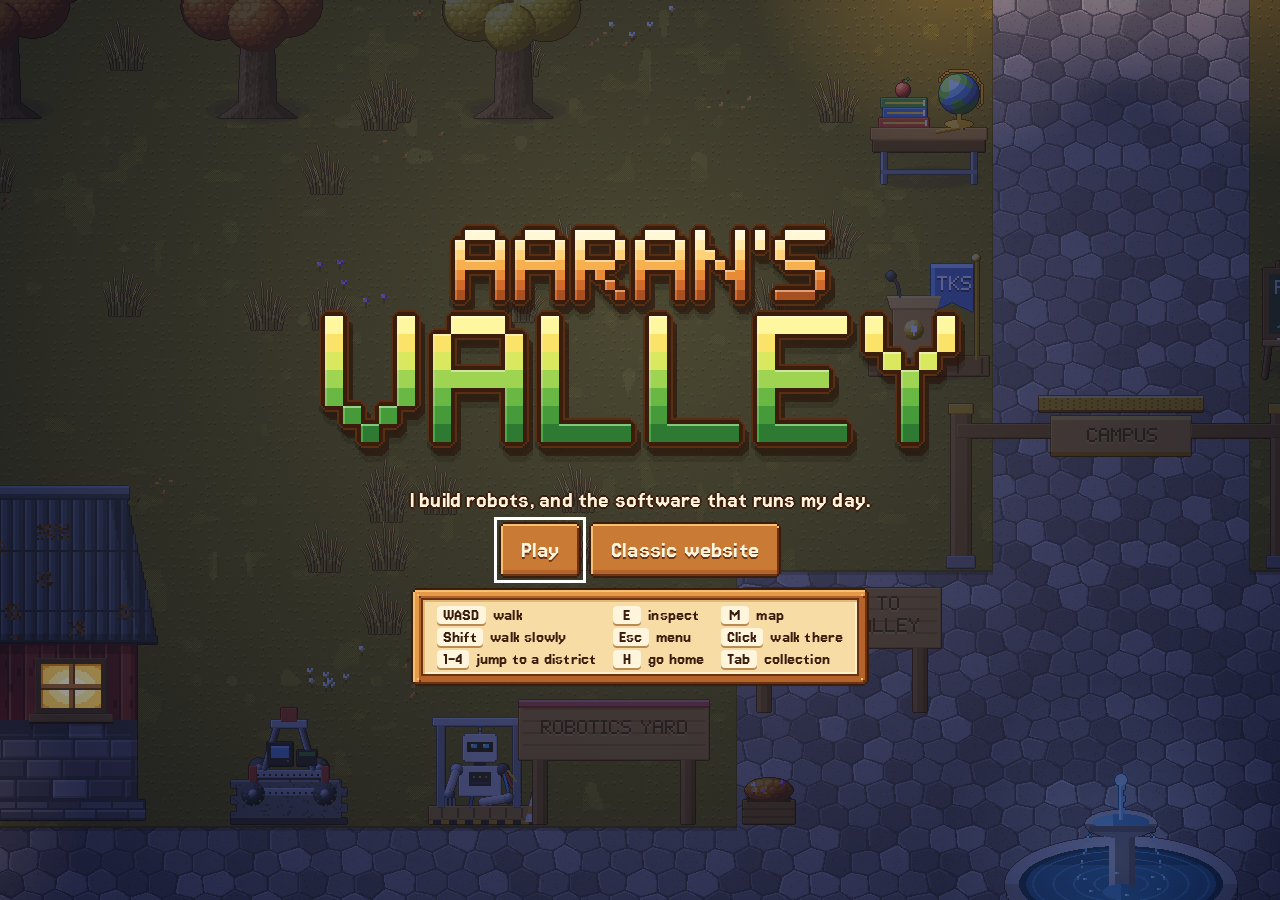
<file: index.html>
<!doctype html>
<html lang="en">
<head>
<meta charset="utf-8">
<meta name="viewport" content="width=device-width, initial-scale=1, viewport-fit=cover">
<title>Aaran's Valley</title>
<meta name="description" content="A small pixel-art valley you can walk around. Every display in it is one of Aaran's projects. Prefer to read? There's a classic site too.">
<link rel="preconnect" href="https://fonts.googleapis.com">
<link rel="preconnect" href="https://fonts.gstatic.com" crossorigin>
<link href="https://fonts.googleapis.com/css2?family=Jersey+15&display=swap" rel="stylesheet">
<link rel="stylesheet" href="style.css">
</head>
<body>
<a class="sr-only" href="classic.html">Skip the game and read the classic website</a>
<canvas id="game" tabindex="0" aria-label="Aaran's Valley: a pixel-art world. Use the arrow keys or click to walk; press E to inspect things."></canvas>

<div id="hud" hidden>
  <nav class="hud-left" aria-label="Game menu">
    <button class="wbtn" id="bMenu" title="Menu (Esc)"><i class="ico" data-i="bag"></i><span>Menu</span></button>
    <button class="wbtn" id="bMap" title="Map (M)"><i class="ico" data-i="map"></i><span>Map</span></button>
    <a class="wbtn" id="bClassic" href="classic.html" title="The same content as a normal web page"><i class="ico" data-i="classic"></i><span>Classic site</span></a>
    <button class="wbtn" id="bSound" title="Sound on/off"><i class="ico" data-i="soundOn"></i></button>
  </nav>
  <div id="clockBox">
    <div id="clock" class="frame" aria-live="off">
      <div class="date"></div>
      <div class="row"><i class="sun"></i><span class="time"></span></div>
      <div class="season"></div>
    </div>
    <div id="found" class="frame" title="Projects found"><i class="ico" data-i="star"></i><span></span></div>
    <div id="minimap" class="frame"><canvas aria-label="Minimap. Click a spot to walk there."></canvas></div>
  </div>
  <div id="banner" class="frame" aria-live="polite"><h2></h2><p></p></div>
  <div id="hint" aria-live="polite"></div>
  <div id="toolbar" class="frame" aria-label="Collected projects"></div>
  <div id="toasts" aria-live="polite"></div>
  <div id="touch"><button id="tAct" aria-label="Inspect">A</button></div>
</div>
<div id="tooltip" class="panel"></div>

<section id="dialogue" hidden role="dialog" aria-live="polite">
  <div class="dbox frame"><div class="dspeaker"></div><div class="dhead"></div><div class="dtext"></div><div class="dchoices"></div><div class="dnext" aria-hidden="true">&#9660;</div></div>
  <div class="dport frame"><canvas class="pix" width="64" height="64"></canvas><div class="dname"></div></div>
</section>

<div id="menu" hidden role="dialog" aria-modal="true" aria-label="Menu">
  <div class="mwrap">
    <div class="tabs" role="tablist"></div>
    <div class="mbody frame">
      <button class="mclose wbtn" id="mClose" aria-label="Close menu"><i class="ico" data-i="close"></i></button>
      <div class="mcontent"></div>
    </div>
  </div>
</div>

<div id="title" hidden>
  <div class="tbox">
    <canvas class="logo" aria-label="Aaran's Valley"></canvas>
    <p class="tag" id="tTag"></p>
    <div class="tbtns">
      <button class="wbtn" id="tPlay">Play</button>
      <button class="wbtn" id="tNew" hidden>New game</button>
      <a class="wbtn" href="classic.html">Classic website</a>
    </div>
    <div class="keys frame">
      <span class="kb"><b class="key">WASD</b>walk</span><span class="kb"><b class="key">E</b>inspect</span><span class="kb"><b class="key">M</b>map</span>
      <span class="kb"><b class="key">Shift</b>walk slowly</span><span class="kb"><b class="key">Esc</b>menu</span><span class="kb"><b class="key">Click</b>walk there</span><span class="kb"><b class="key">1-4</b>jump to a district</span><span class="kb"><b class="key">H</b>go home</span><span class="kb"><b class="key">Tab</b>collection</span>
      <span class="tp">Tap to walk</span><span class="tp">Tap things to inspect</span>
    </div>
  </div>
</div>

<div id="loading"><div>Growing the valley&hellip;<div class="bar"><i></i></div></div></div>

<script type="module" src="js/main.js"></script>
</body>
</html>
</file>
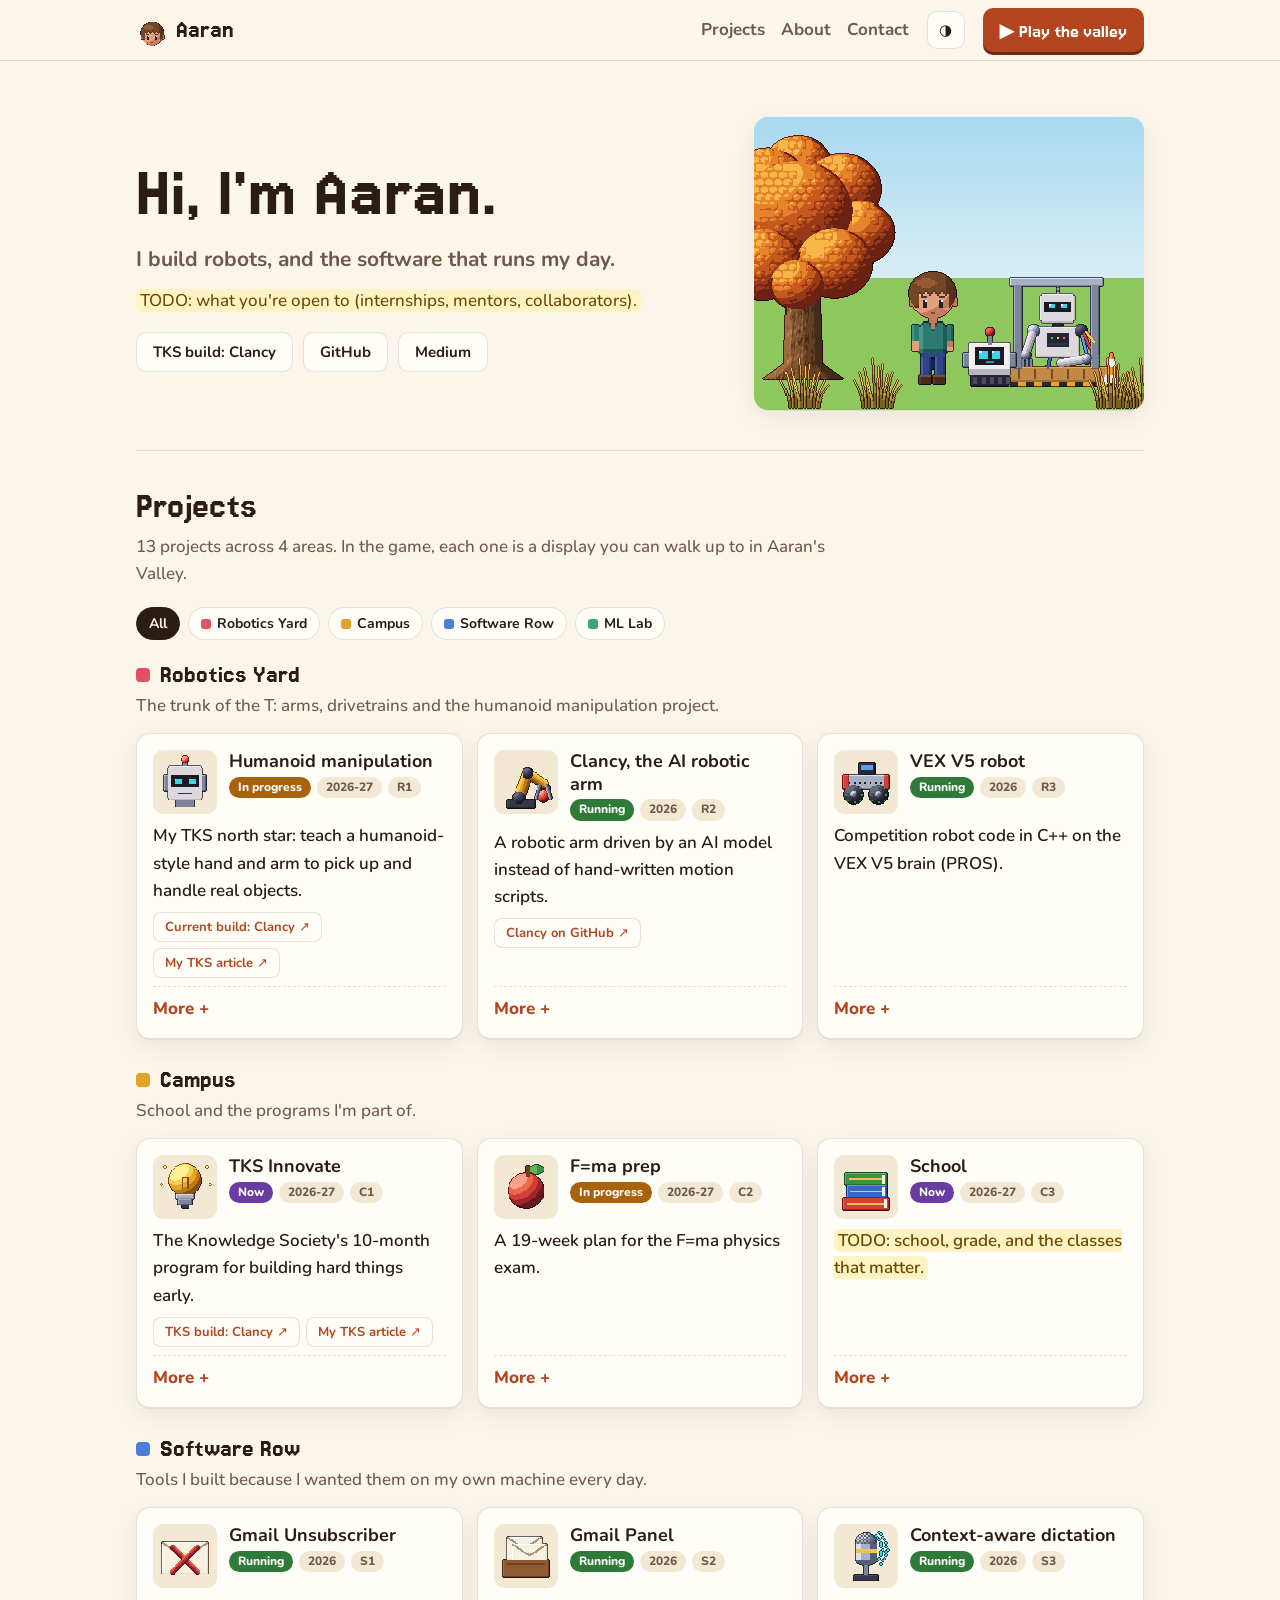
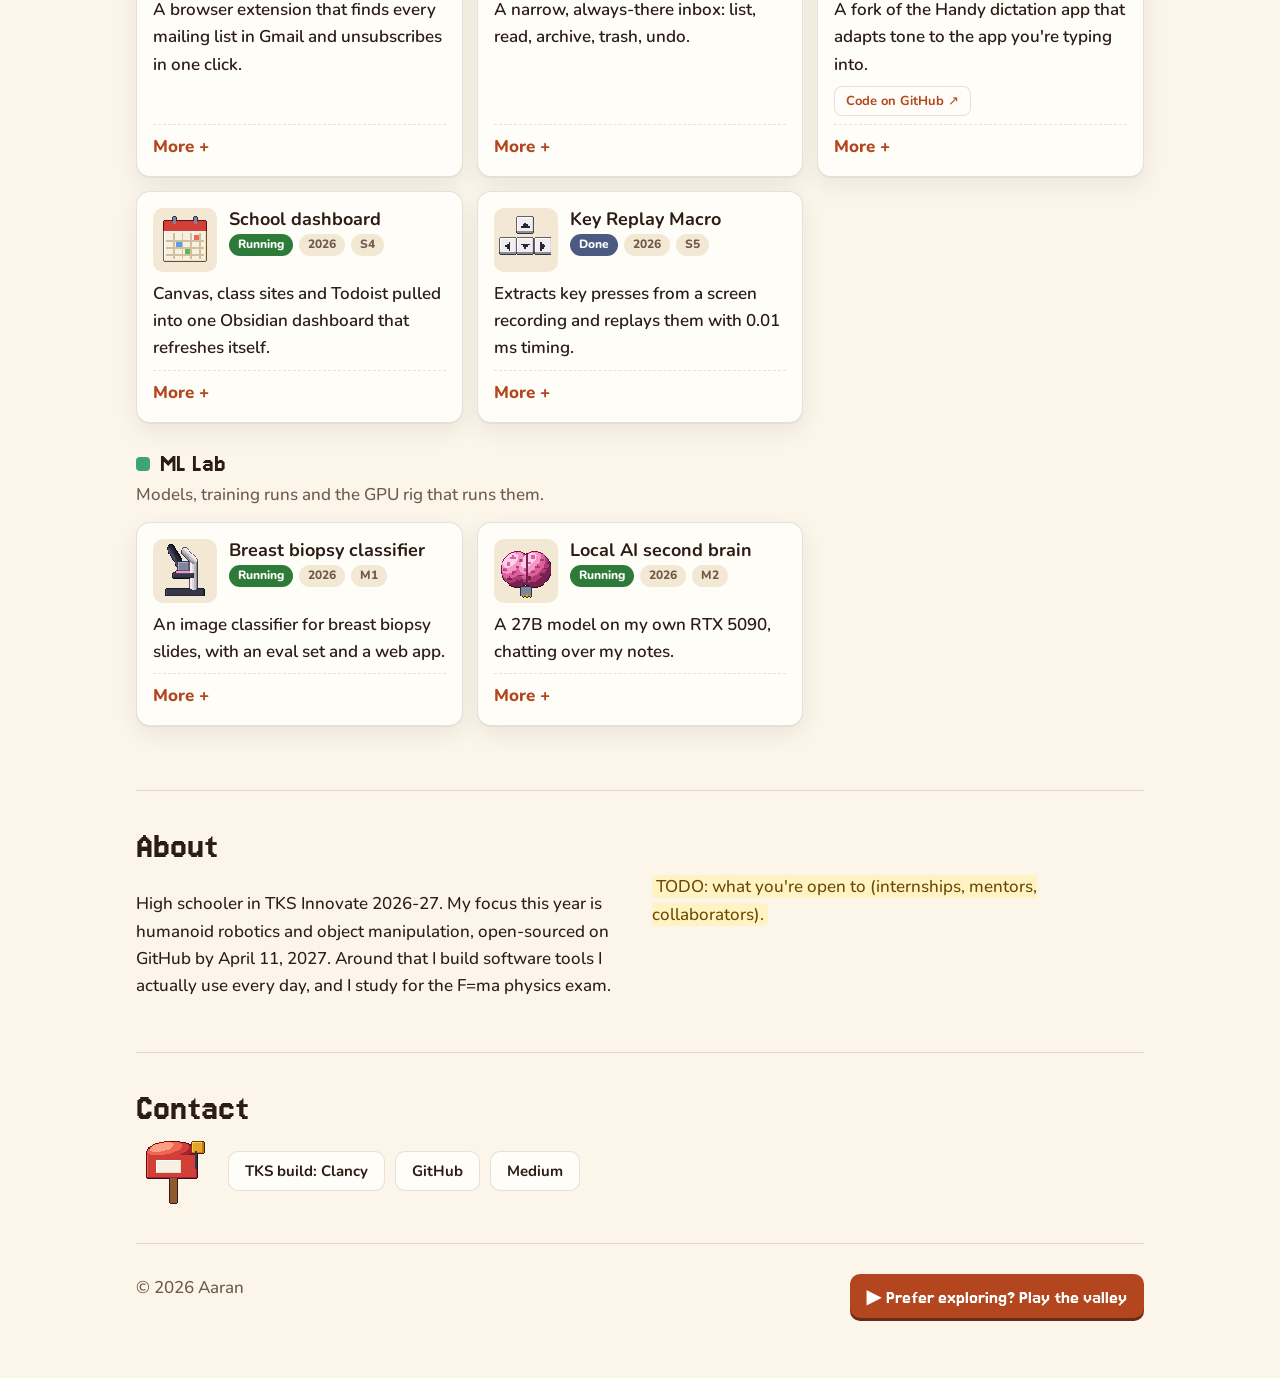
<file: classic.html>
<!doctype html>
<html lang="en">
<head>
<meta charset="utf-8">
<meta name="viewport" content="width=device-width, initial-scale=1">
<title>Aaran</title>
<meta name="description" content="Aaran's projects: robotics, software tools and machine learning.">
<link rel="preconnect" href="https://fonts.googleapis.com">
<link rel="preconnect" href="https://fonts.gstatic.com" crossorigin>
<link href="https://fonts.googleapis.com/css2?family=Nunito:wght@500;600;700;800&family=Jersey+15&display=swap" rel="stylesheet">
<style>
  :root {
    --bg: #fbf5ea; --bg-2: #f3e8d4; --card: #fffdf8; --ink: #2b1d14; --soft: #6e5a4a; --line: rgba(43, 29, 20, .12);
    --accent: #b3461f; --accent-ink: #fff; --shadow: 0 1px 0 rgba(43,29,20,.06), 0 8px 24px rgba(43,29,20,.07);
    --radius: 14px; --pixel: 'Jersey 15', ui-rounded, system-ui, sans-serif;
  }
  @media (prefers-color-scheme: dark) { :root:not([data-theme="light"]) { --bg: #16131c; --bg-2: #1f1a28; --card: #231d2e; --ink: #f3ece2; --soft: #b7aabd; --line: rgba(243,236,226,.12); --accent: #f08a5a; --accent-ink: #1a1016; --shadow: 0 1px 0 rgba(0,0,0,.3), 0 8px 24px rgba(0,0,0,.25); } }
  :root[data-theme="dark"] { --bg: #16131c; --bg-2: #1f1a28; --card: #231d2e; --ink: #f3ece2; --soft: #b7aabd; --line: rgba(243,236,226,.12); --accent: #f08a5a; --accent-ink: #1a1016; --shadow: 0 1px 0 rgba(0,0,0,.3), 0 8px 24px rgba(0,0,0,.25); }
  * { box-sizing: border-box; }
  @media (prefers-reduced-motion: no-preference) { html { scroll-behavior: smooth; } }
  body { margin: 0; background: var(--bg); color: var(--ink); font: 500 17px/1.6 Nunito, system-ui, sans-serif; font-synthesis: none; }
  a { color: inherit; }
  .wrap { max-width: 1040px; margin: 0 auto; padding: 0 16px; }
  header.nav { position: sticky; top: 0; z-index: 5; background: color-mix(in srgb, var(--bg) 88%, transparent); backdrop-filter: blur(8px); border-bottom: 1px solid var(--line); }
  header.nav .wrap { display: flex; align-items: center; gap: 18px; height: 60px; }
  .brand { font: 400 26px var(--pixel); text-decoration: none; display: flex; align-items: center; gap: 8px; }
  .brand canvas { width: 32px; height: 32px; image-rendering: pixelated; }
  nav.links { display: flex; gap: 16px; margin-left: auto; font-weight: 700; }
  nav.links a { text-decoration: none; color: var(--soft); }
  nav.links a:hover { color: var(--ink); }
  .btn { display: inline-flex; align-items: center; gap: 8px; padding: 9px 16px; border-radius: 10px; font: 700 15px Nunito, sans-serif; text-decoration: none; border: 1px solid var(--line); background: var(--card); color: var(--ink); cursor: pointer; }
  .btn:hover { border-color: var(--accent); }
  .btn.play { background: var(--accent); color: var(--accent-ink); border-color: transparent; font-family: var(--pixel); font-size: 20px; font-weight: 400; box-shadow: 0 3px 0 color-mix(in srgb, var(--accent) 60%, #000); }
  .btn.play:hover { transform: translateY(-1px); }
  .iconbtn { width: 38px; height: 38px; padding: 0; justify-content: center; }
  .hero { display: grid; grid-template-columns: 1.2fr .8fr; gap: 32px; align-items: center; padding: 56px 0 40px; }
  .hero h1 { font: 400 clamp(48px, 8vw, 76px)/1 var(--pixel); margin: 0 0 12px; letter-spacing: .01em; }
  .hero .tag { font-size: 21px; font-weight: 700; margin: 0 0 10px; }
  .hero p { color: var(--soft); margin: 0 0 18px; }
  .row { display: flex; gap: 10px; flex-wrap: wrap; }
  .scene { background: linear-gradient(#a8d8f0, #d8eef6 55%, #8fc75f 55%); border-radius: var(--radius); box-shadow: var(--shadow); overflow: hidden; aspect-ratio: 4 / 3; display: grid; place-items: end center; position: relative; }
  .scene canvas { width: 100%; height: 100%; image-rendering: pixelated; display: block; }
  section { padding: 36px 0; border-top: 1px solid var(--line); }
  h2 { font: 400 38px var(--pixel); margin: 0 0 8px; }
  .lead { color: var(--soft); margin: 0 0 20px; max-width: 70ch; }
  .filters { display: flex; gap: 8px; flex-wrap: wrap; margin: 0 0 22px; }
  .filters button { font: 700 14px Nunito, sans-serif; padding: 6px 12px; border-radius: 999px; border: 1px solid var(--line); background: var(--card); color: var(--ink); cursor: pointer; display: inline-flex; gap: 6px; align-items: center; }
  .filters button i { width: 10px; height: 10px; border-radius: 3px; display: inline-block; }
  .filters button[aria-pressed="true"] { background: var(--ink); color: var(--bg); border-color: var(--ink); }
  .group { margin: 0 0 28px; }
  .group h3 { font: 400 26px var(--pixel); margin: 0 0 4px; display: flex; align-items: center; gap: 10px; }
  .group h3 i { width: 14px; height: 14px; border-radius: 4px; display: inline-block; }
  .group > p { color: var(--soft); margin: 0 0 14px; }
  .cards { display: grid; grid-template-columns: repeat(auto-fill, minmax(290px, 1fr)); gap: 14px; }
  .cards:has(details[open]) { align-items: start; }
  .card { background: var(--card); border: 1px solid var(--line); border-radius: var(--radius); padding: 16px; box-shadow: var(--shadow); display: flex; flex-direction: column; gap: 8px; }
  .card .top { display: flex; gap: 12px; align-items: flex-start; }
  .card canvas { width: 64px; height: 64px; image-rendering: pixelated; flex: none; background: var(--bg-2); border-radius: 10px; padding: 4px; }
  .card h4 { margin: 0; font-size: 18px; line-height: 1.25; }
  .chips { display: flex; gap: 6px; flex-wrap: wrap; margin-top: 4px; }
  .chip { font-size: 12px; font-weight: 800; padding: 1px 9px; border-radius: 999px; background: var(--bg-2); color: var(--soft); }
  .chip.s { color: #fff; }
  .card .one { margin: 0; font-weight: 600; }
  .card .links { display: flex; gap: 6px; flex-wrap: wrap; }
  .btn.sm { padding: 5px 11px; font-size: 13px; border-radius: 8px; color: var(--accent); }
  details { border-top: 1px dashed var(--line); padding-top: 8px; margin-top: auto; }
  summary { cursor: pointer; font-weight: 800; color: var(--accent); list-style: none; }
  summary::-webkit-details-marker { display: none; }
  summary::after { content: ' +'; }
  details[open] summary::after { content: ' \2212'; }
  details p { margin: 8px 0; color: var(--soft); }
  details ul { margin: 4px 0 8px; padding-left: 20px; color: var(--soft); }
  .about { display: grid; grid-template-columns: 1fr 1fr; gap: 24px; }
  .contact { display: flex; gap: 20px; align-items: center; flex-wrap: wrap; }
  .contact canvas { width: 72px; height: 72px; image-rendering: pixelated; }
  footer { padding: 30px 0 60px; border-top: 1px solid var(--line); color: var(--soft); display: flex; justify-content: space-between; gap: 12px; flex-wrap: wrap; }
  .todo { background: #fff3c4; color: #6b4a00; border-radius: 6px; padding: 0 4px; }
  :root[data-theme="dark"] .todo { background: #4a3a10; color: #ffe39a; }
  @media (prefers-color-scheme: dark) { :root:not([data-theme="light"]) .todo { background: #4a3a10; color: #ffe39a; } }
  @media (max-width: 760px) {
    .hero { grid-template-columns: 1fr; padding-top: 32px; }
    .about { grid-template-columns: 1fr; }
    nav.links { display: none; }
    header.nav .wrap { gap: 10px; }
    .brand { margin-right: auto; }
    .contact canvas { display: none; }
  }
  @media print { header.nav, .filters, .btn.play, #theme, .scene { display: none !important; } details { display: block; } details > * { display: block; } section { break-inside: avoid; } body { background: #fff; color: #000; } }
</style>
</head>
<body>
<header class="nav">
  <div class="wrap">
    <a class="brand" href="#top"><canvas id="brandIcon" width="32" height="32" aria-hidden="true"></canvas><span id="brandName"></span></a>
    <nav class="links" aria-label="Sections"><a href="#projects">Projects</a><a href="#about">About</a><a href="#contact">Contact</a></nav>
    <button class="btn iconbtn" id="theme" title="Switch light / dark" aria-label="Switch light or dark theme">&#9681;</button>
    <a class="btn play" href="index.html">&#9654; Play the valley</a>
  </div>
</header>
<main class="wrap" id="top">
  <div class="hero">
    <div>
      <h1 id="hName"></h1>
      <p class="tag" id="hTag"></p>
      <p id="hLooking"></p>
      <div class="row" id="hLinks"></div>
    </div>
    <div class="scene" aria-hidden="true"><canvas id="scene" width="192" height="144"></canvas></div>
  </div>
  <section id="projects">
    <h2>Projects</h2>
    <p class="lead" id="pLead"></p>
    <div class="filters" id="filters" role="group" aria-label="Filter projects"></div>
    <div id="groups"></div>
  </section>
  <section id="about">
    <h2>About</h2>
    <div class="about"><p id="aText"></p><p id="aLooking" class="lead"></p></div>
  </section>
  <section id="contact">
    <h2>Contact</h2>
    <div class="contact"><canvas id="mailIcon" width="32" height="32" aria-hidden="true"></canvas><div class="row" id="cLinks"></div></div>
  </section>
  <footer><span id="fName"></span><a class="btn play" href="index.html">&#9654; Prefer exploring? Play the valley</a></footer>
</main>
<script type="module" src="js/classic.js"></script>
</body>
</html>
</file>
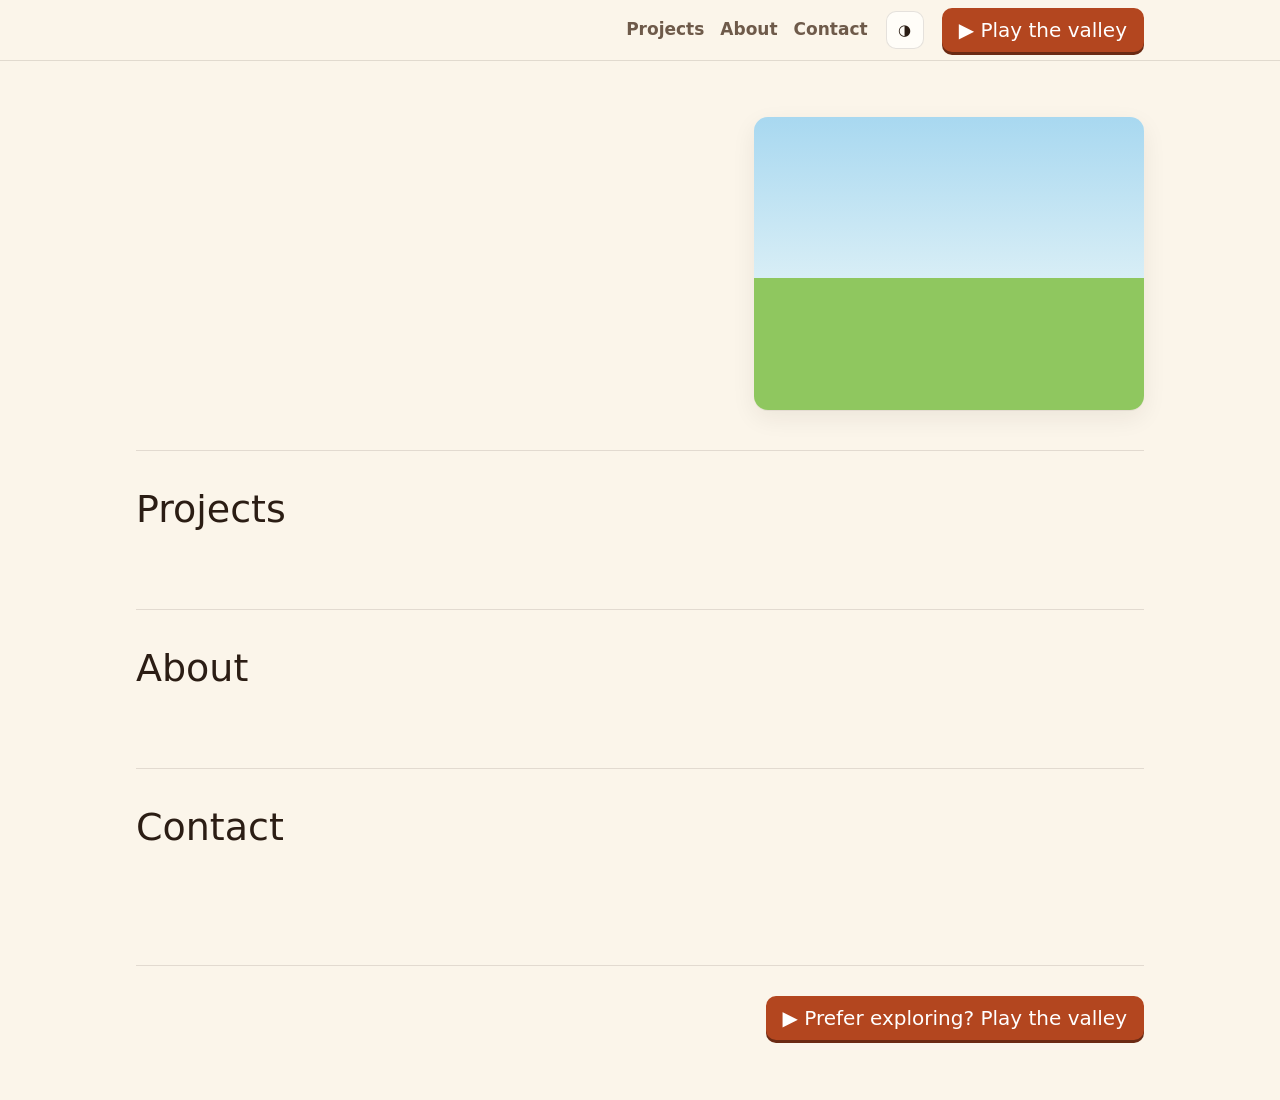
<file: plain.html>
<!doctype html>
<meta charset="utf-8">
<title>Moved</title>
<meta http-equiv="refresh" content="0; url=classic.html">
<link rel="canonical" href="classic.html">
<p>The plain page is now the <a href="classic.html">classic website</a>.</p>
</file>
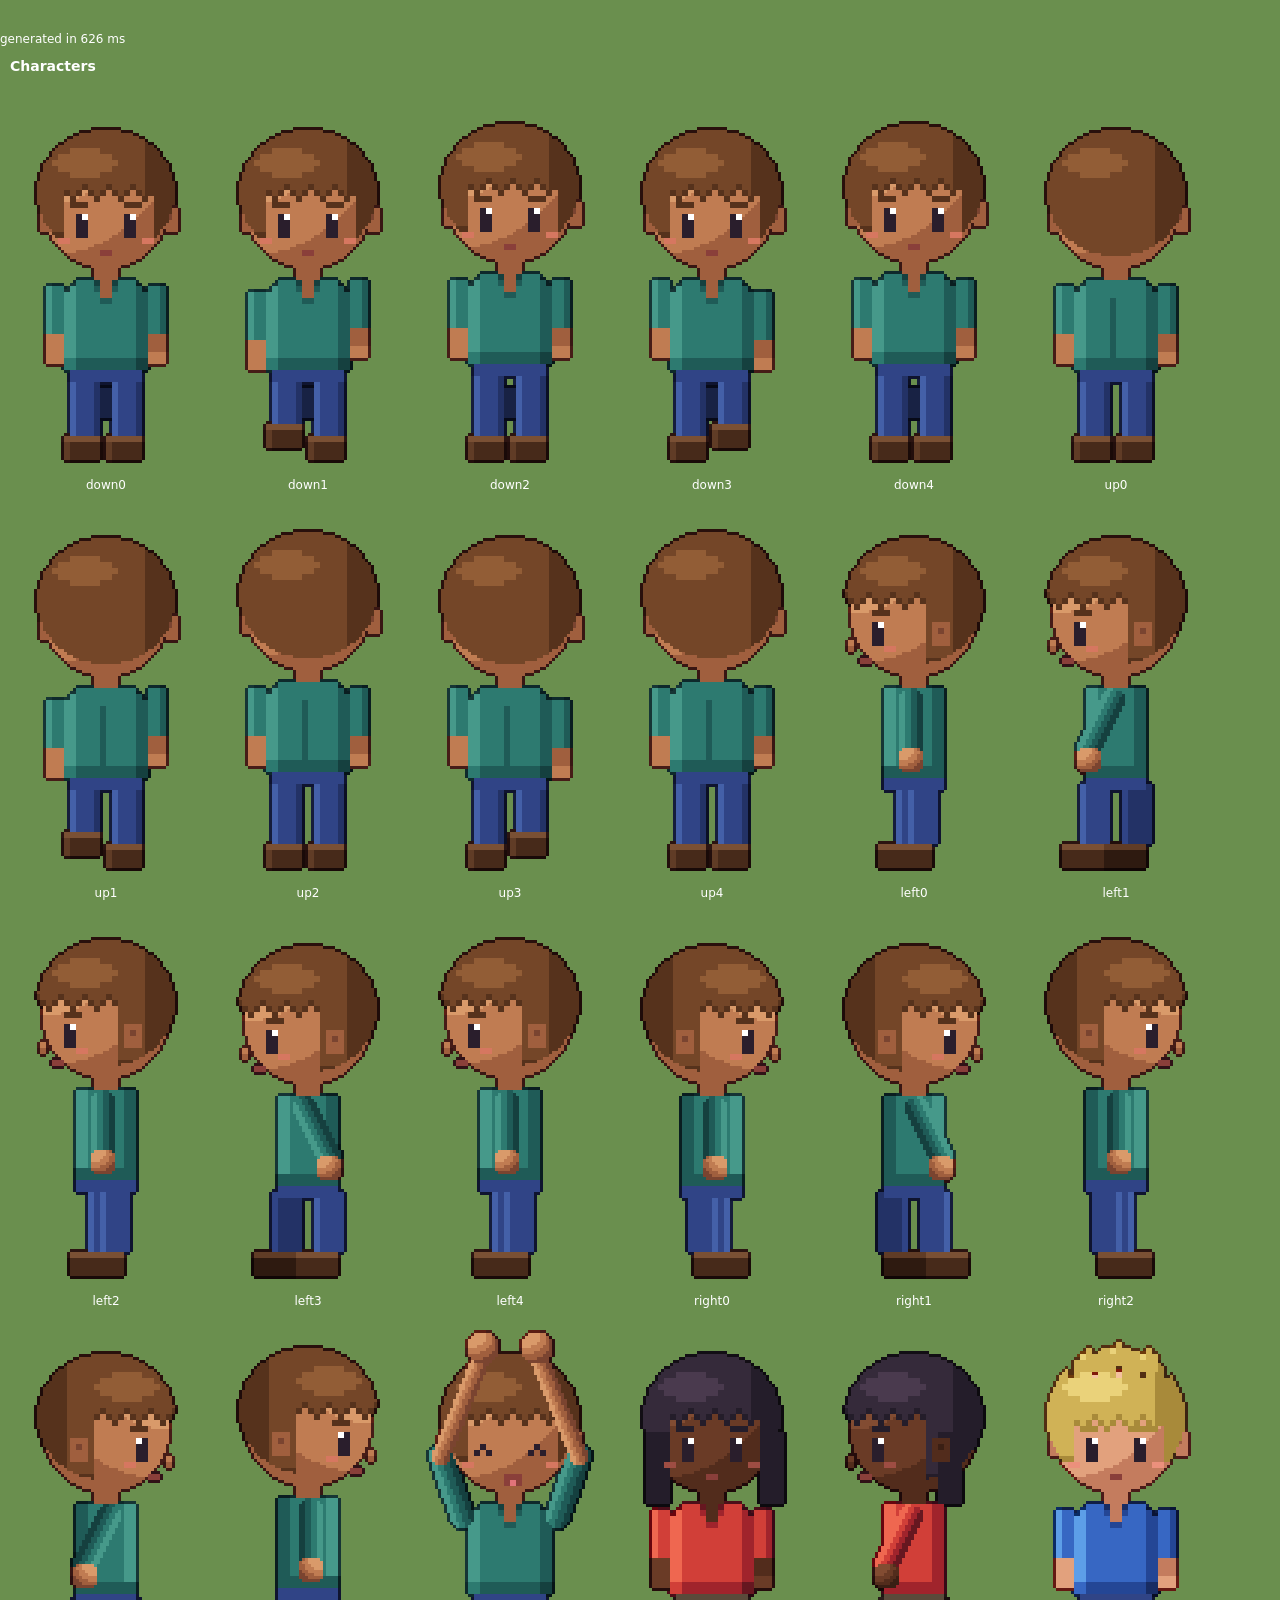
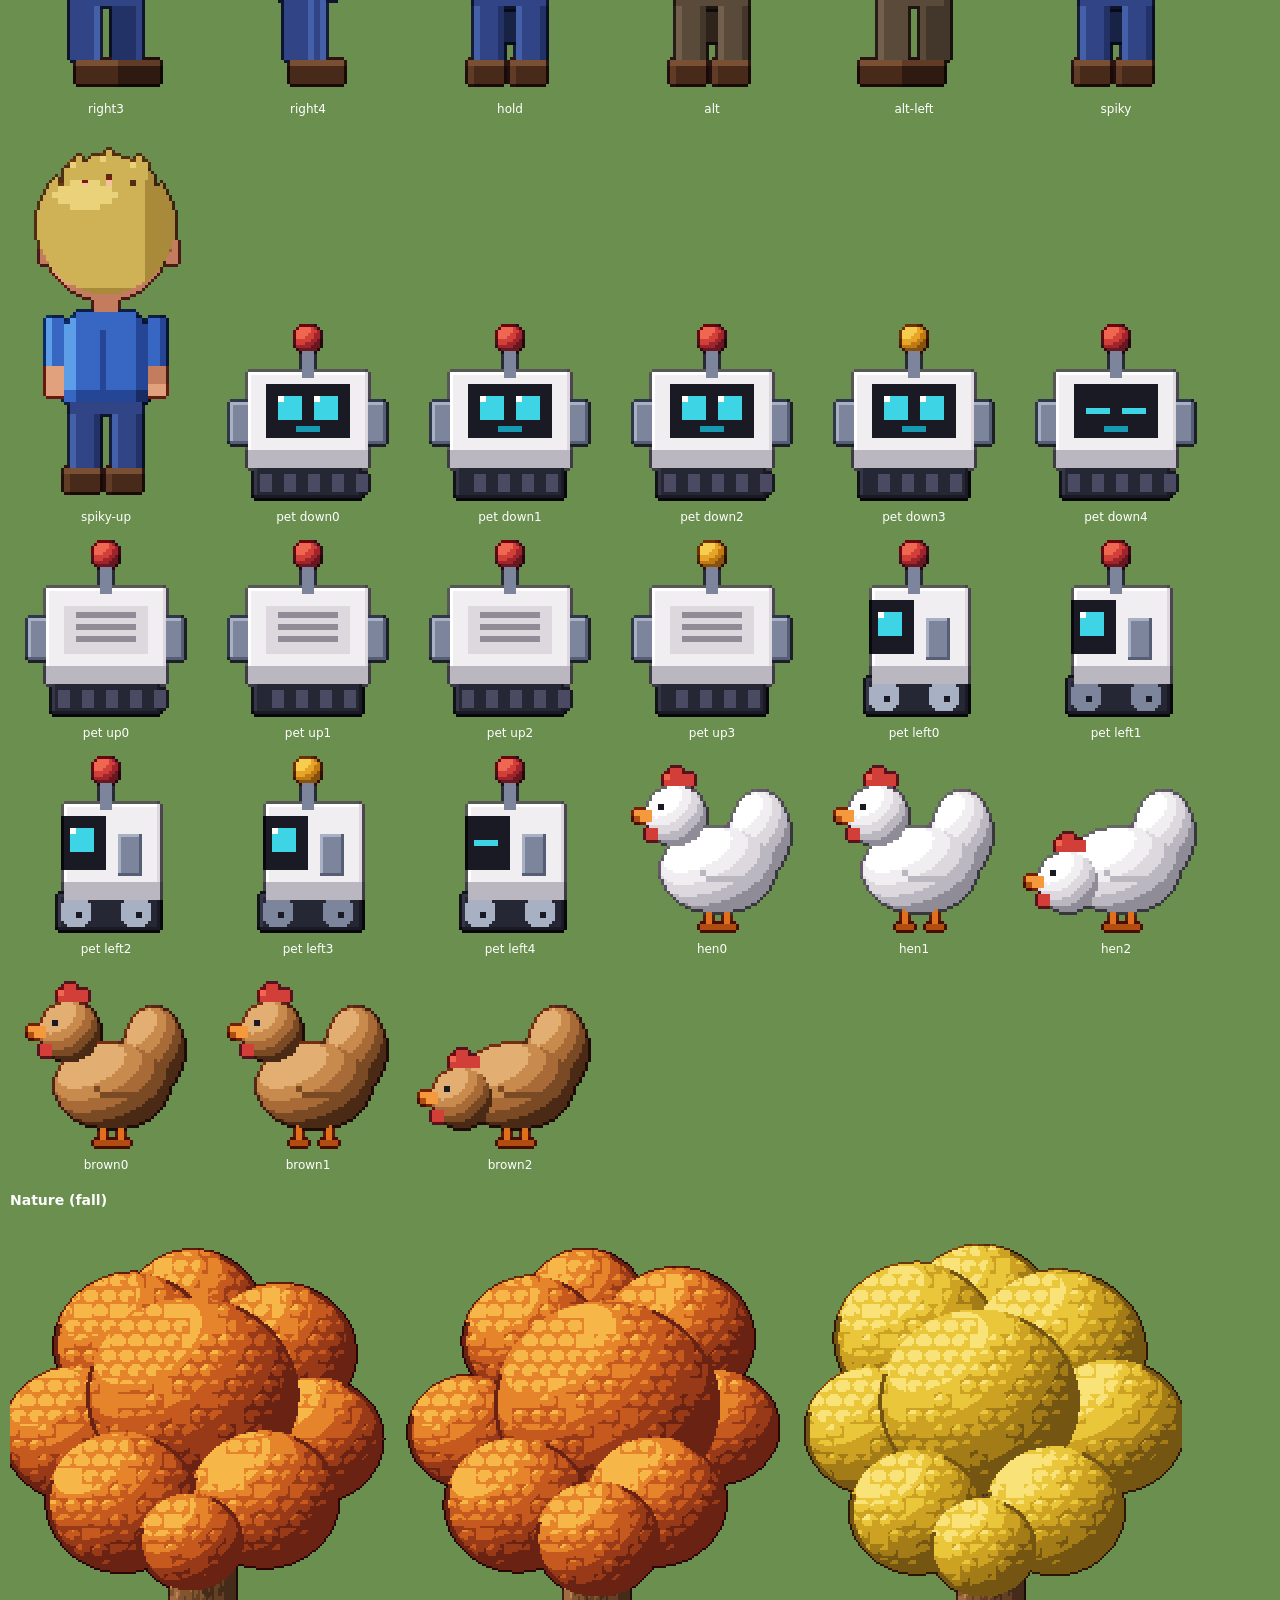
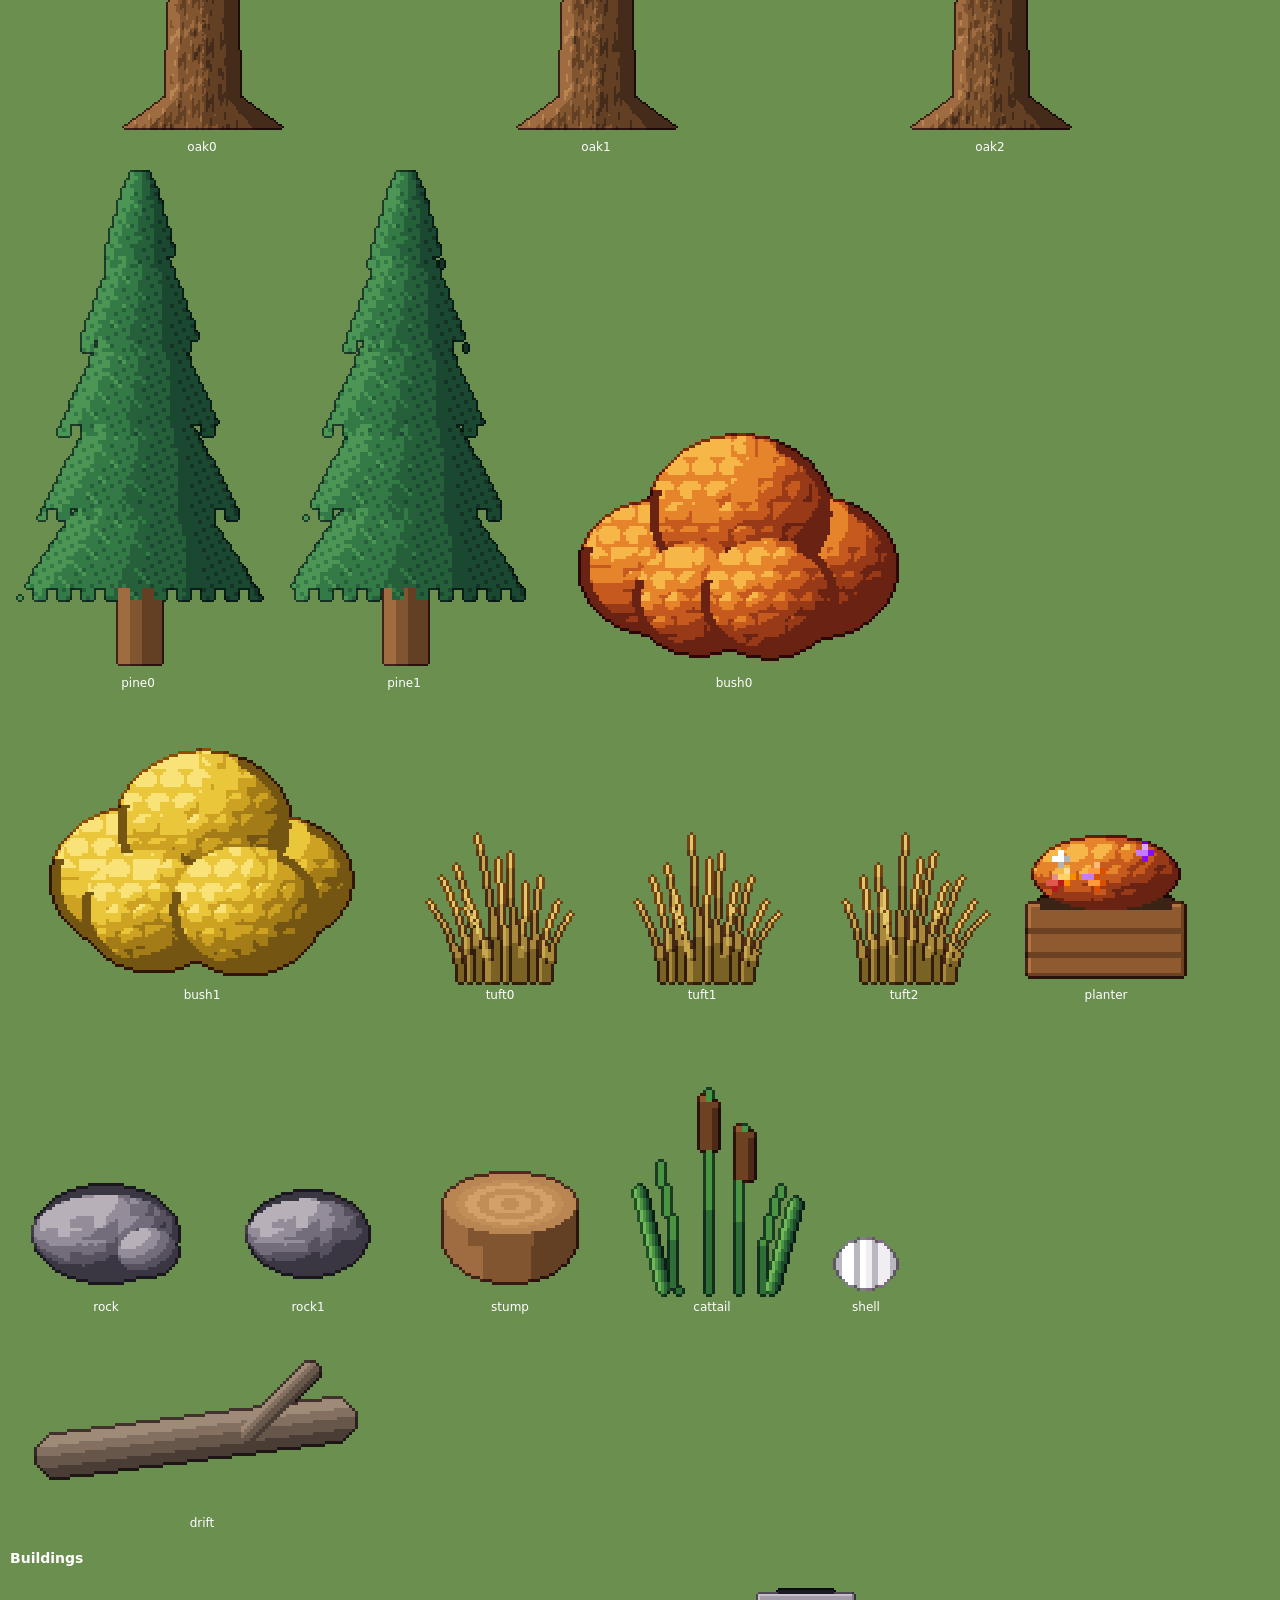
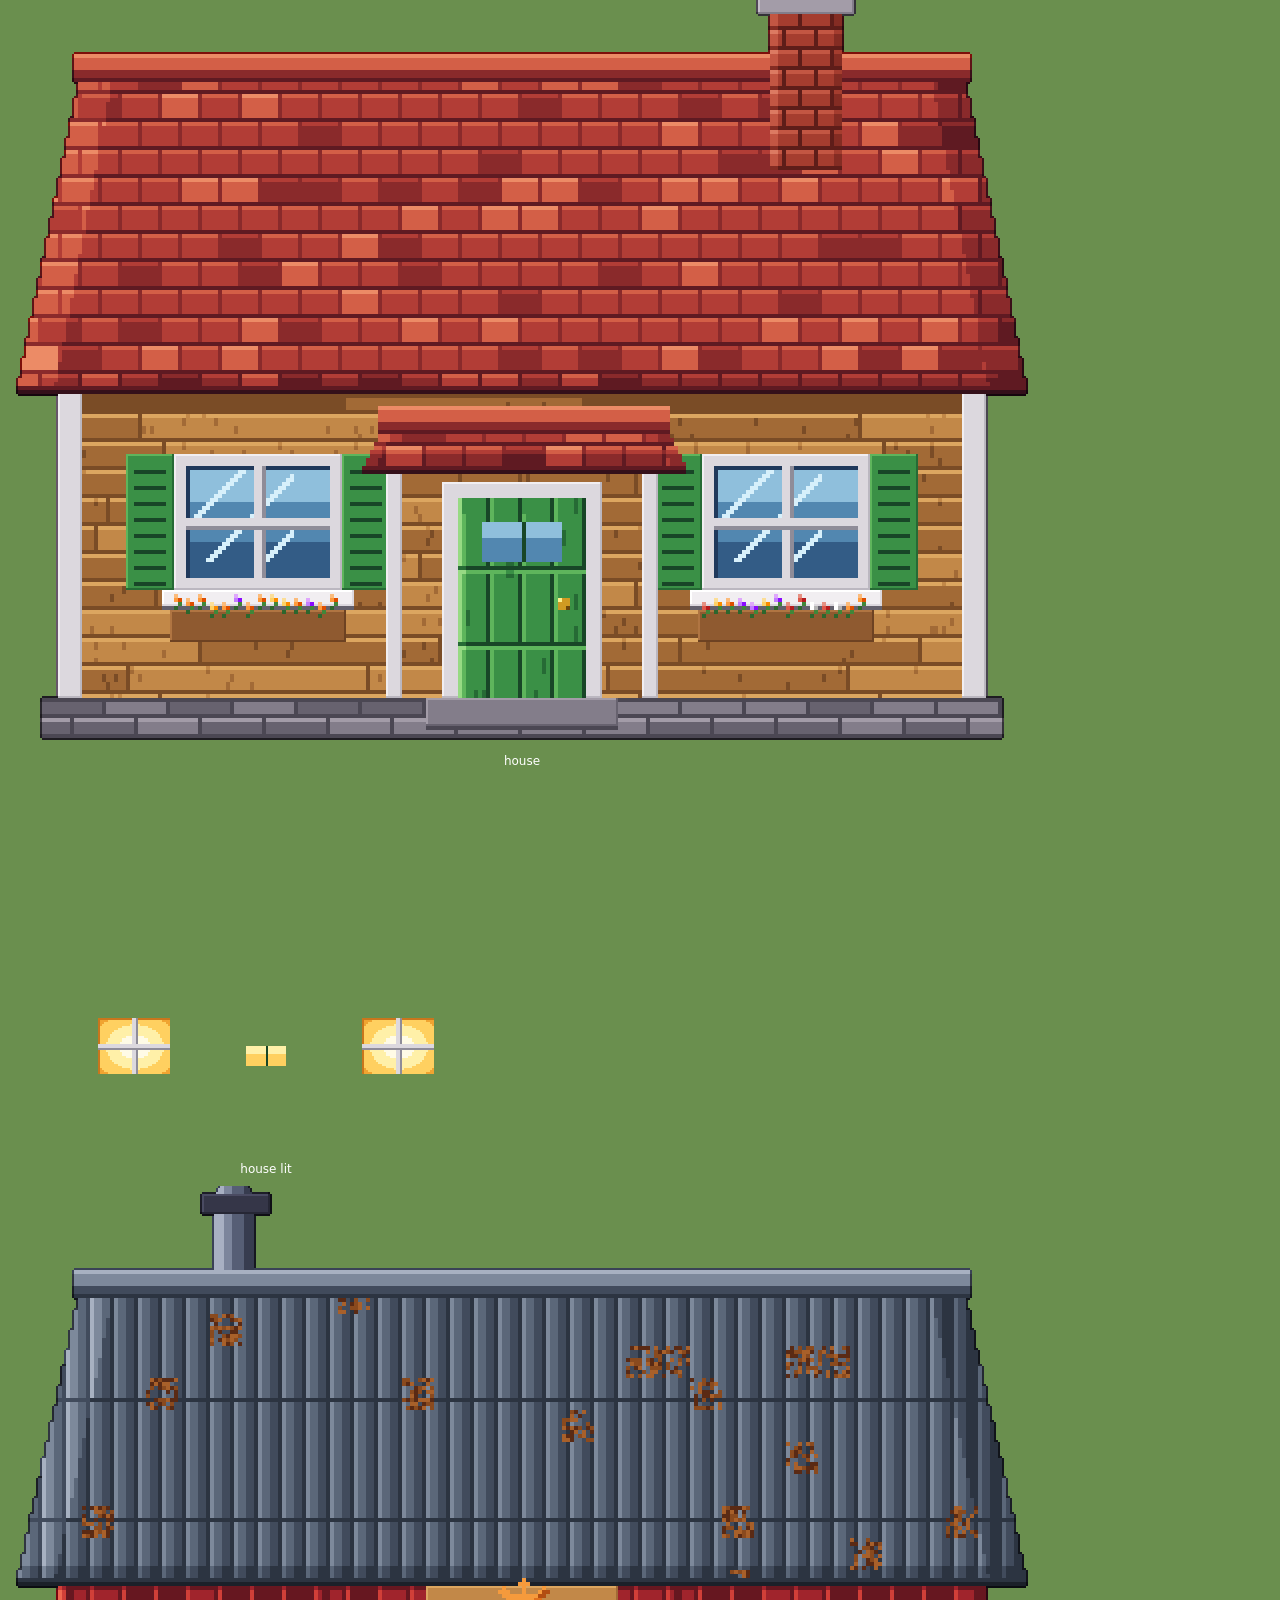
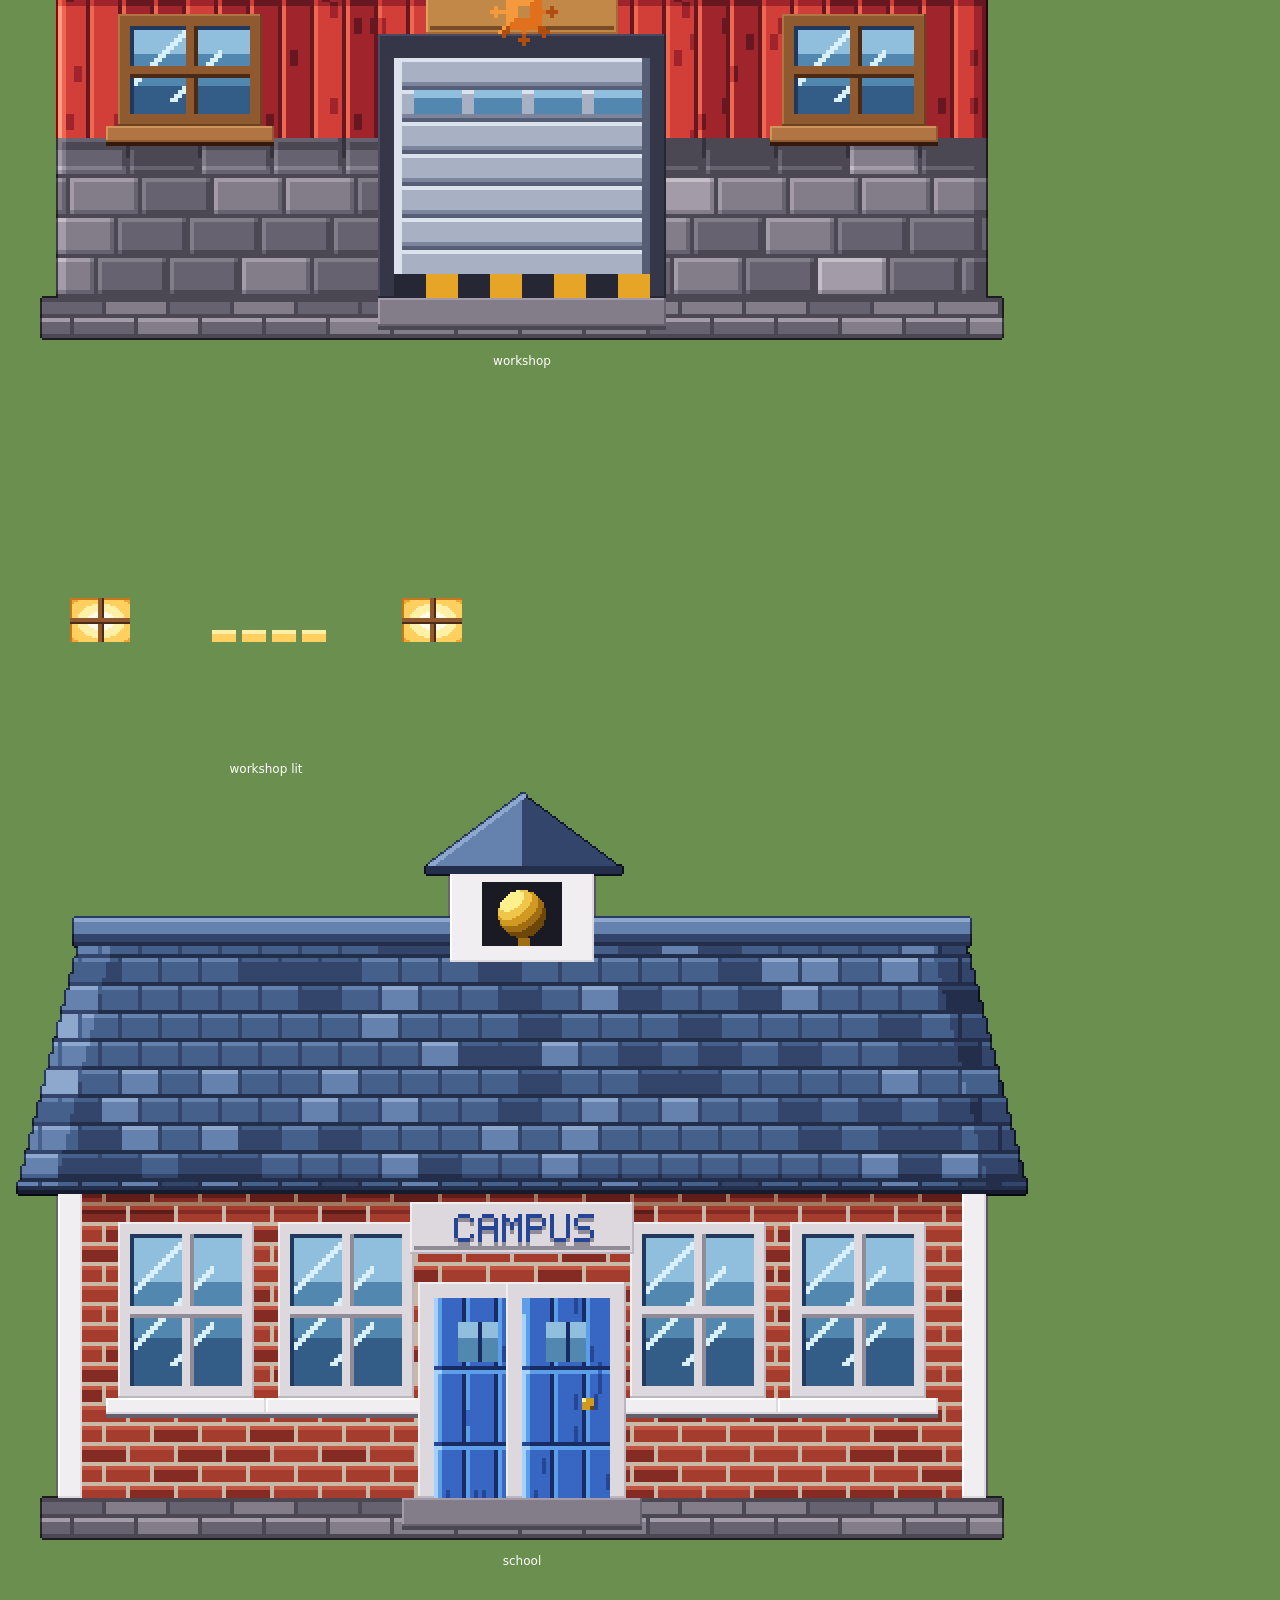
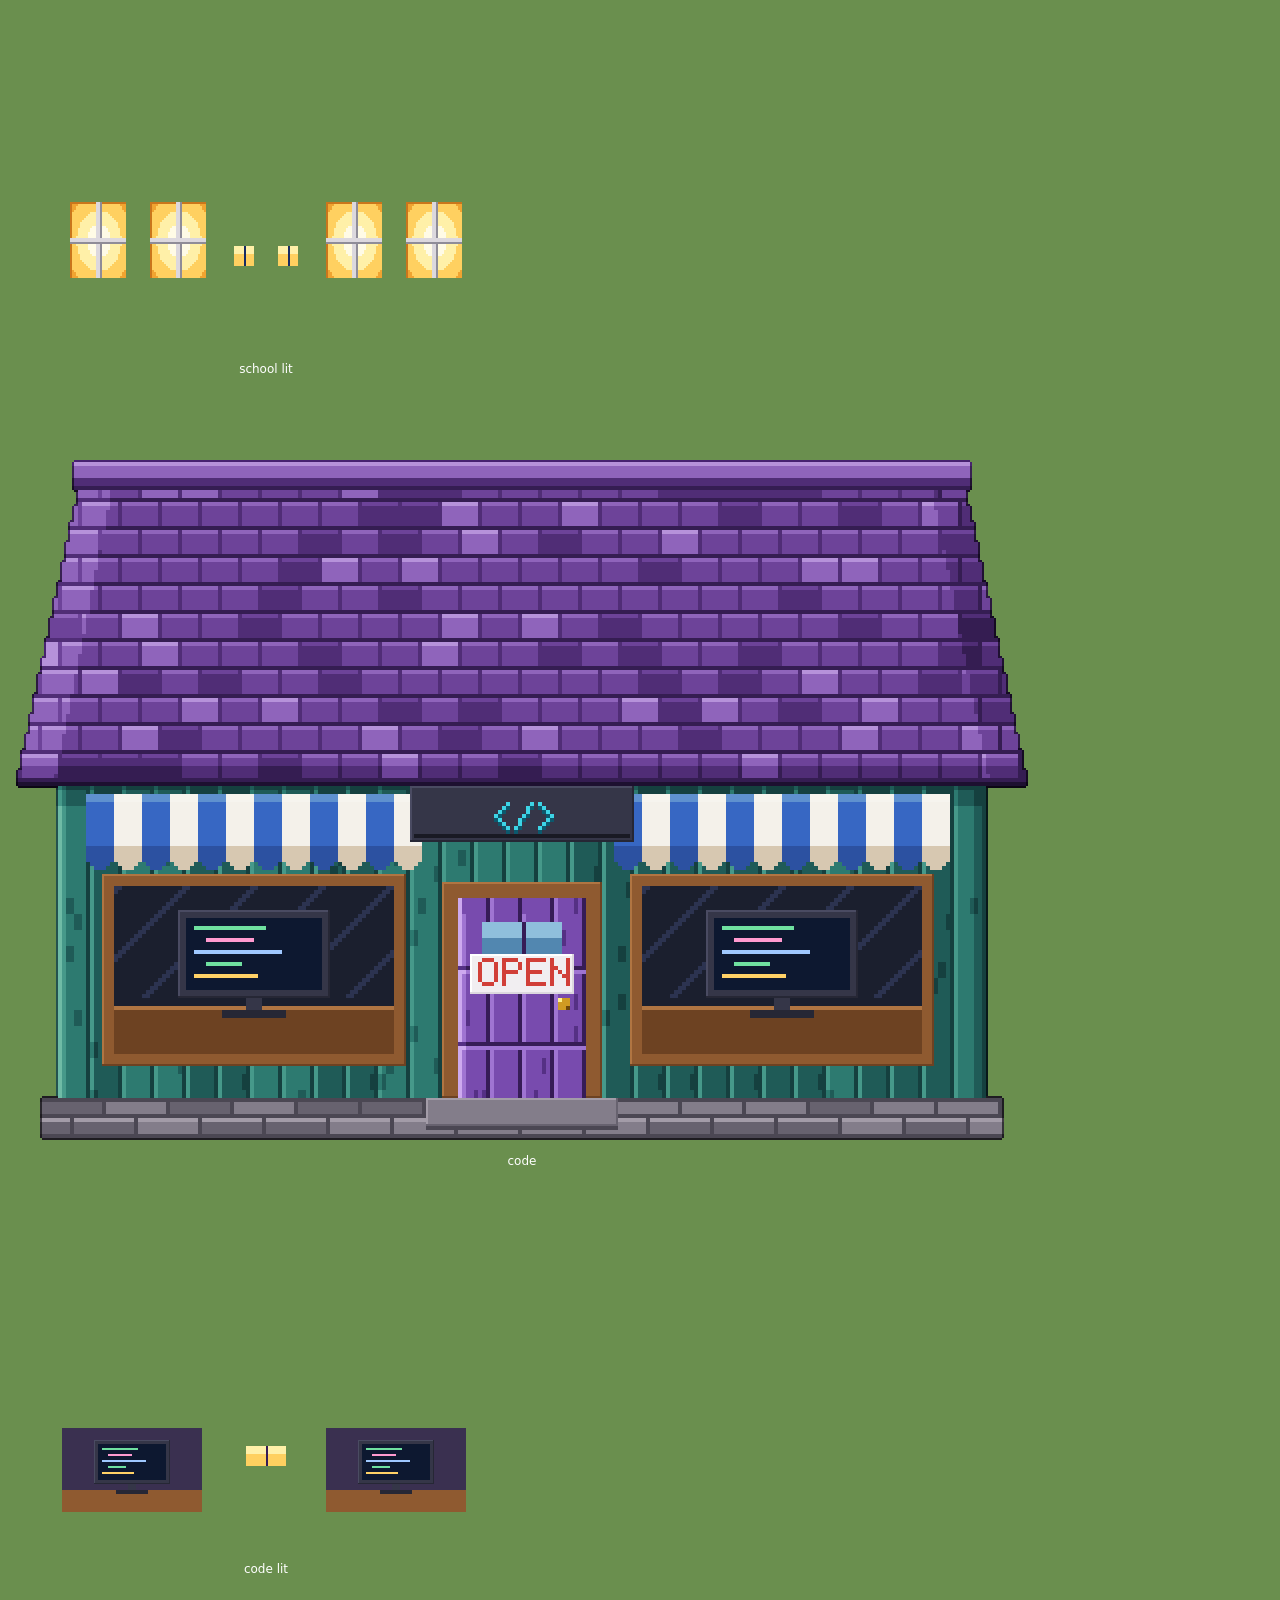
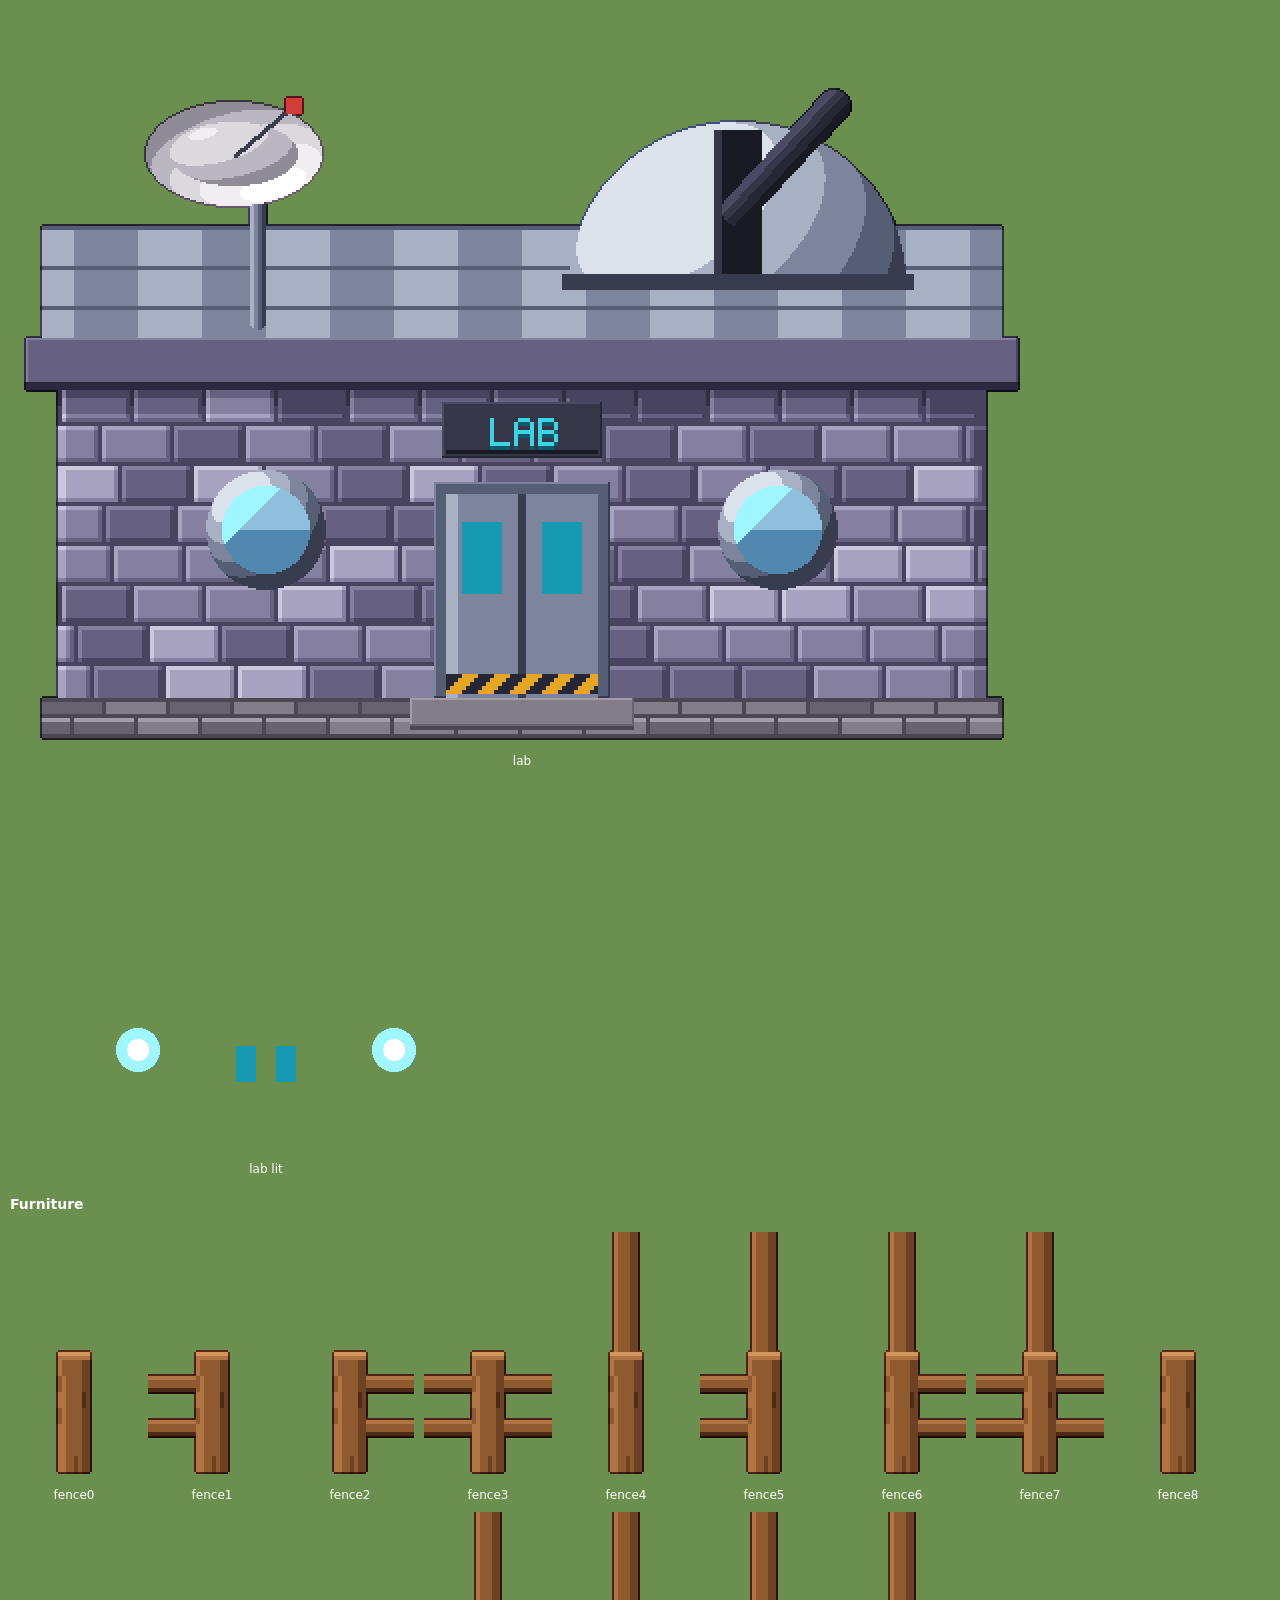
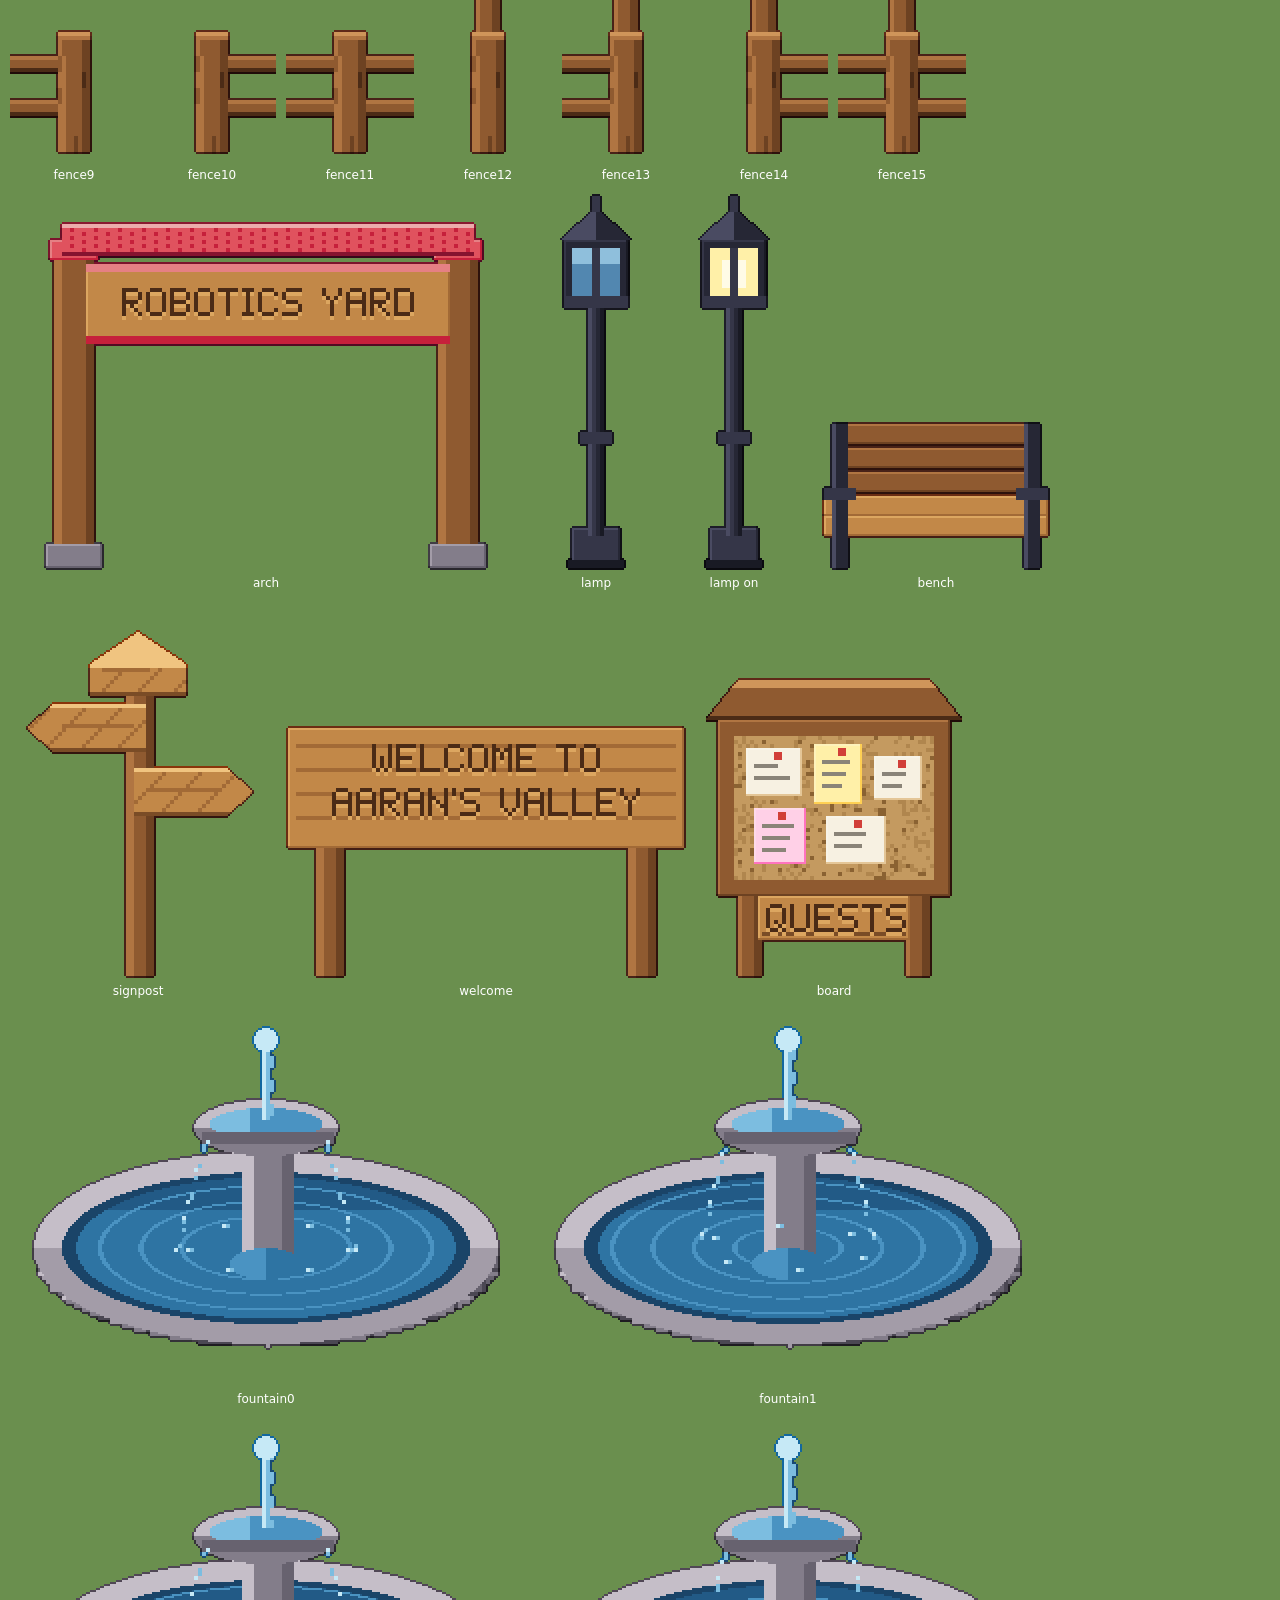
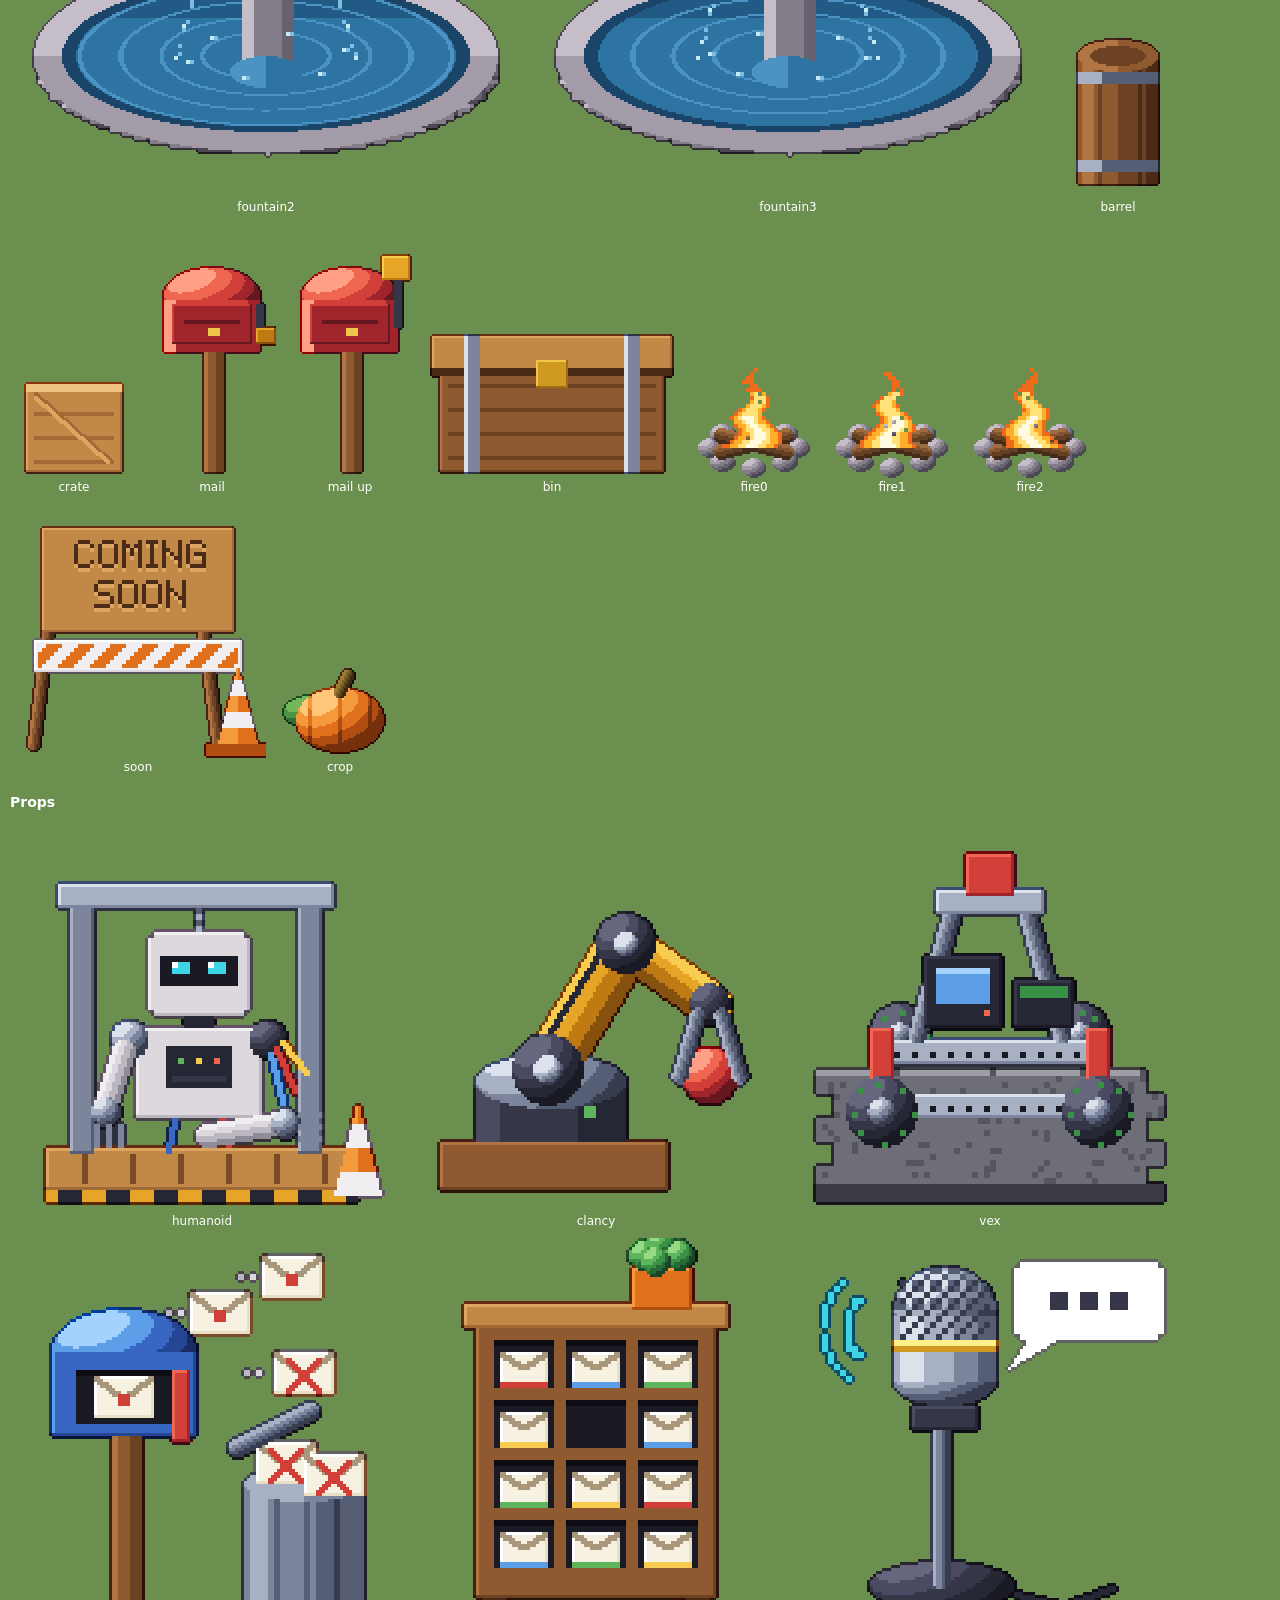
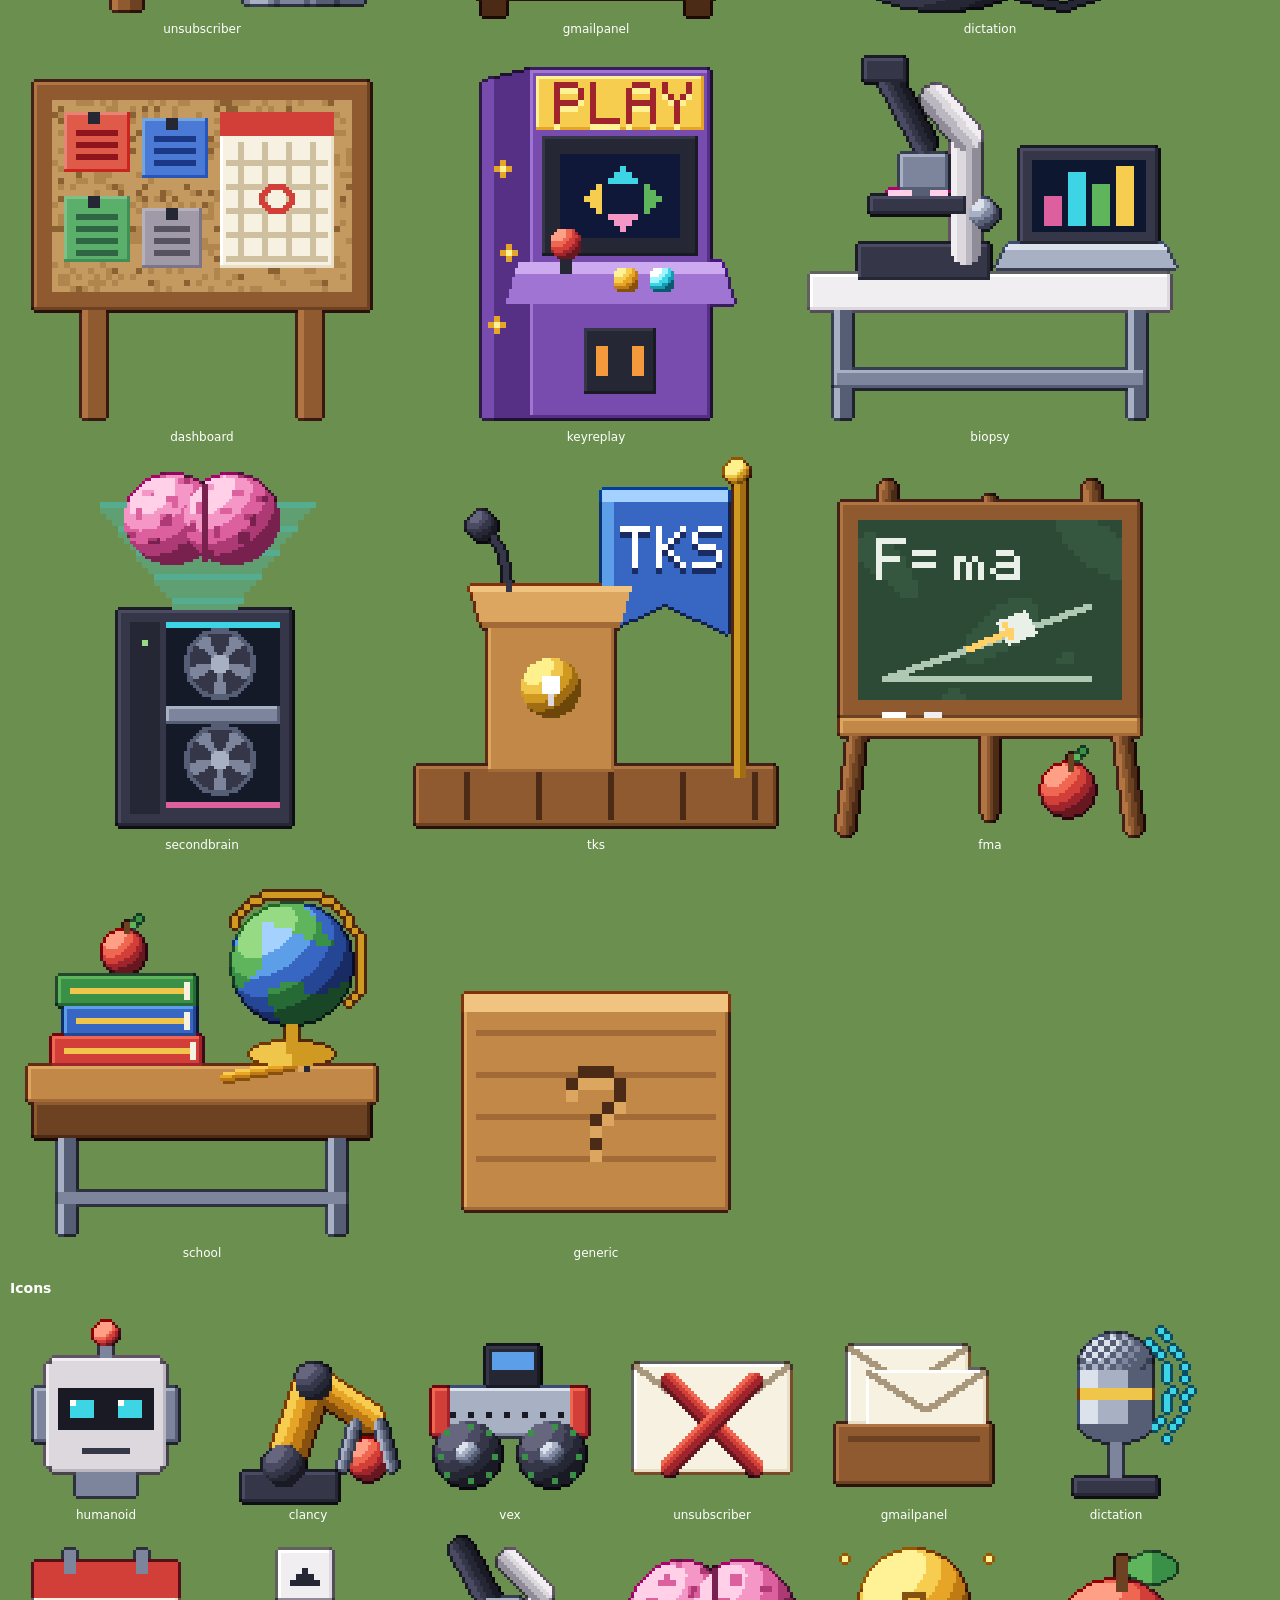
<file: dev/sprites.html>
<!doctype html>
<html lang="en">
<head>
<meta charset="utf-8">
<title>Sprite sheet</title>
<style>
  body { margin: 0; background: #6a8f4e; font: 12px system-ui; color: #fff; }
  .grid { display: flex; flex-wrap: wrap; gap: 10px; padding: 10px; align-items: flex-end; }
  figure { margin: 0; text-align: center; }
  canvas { image-rendering: pixelated; display: block; }
  h2 { margin: 10px; font: 700 14px system-ui; }
  #err { color: #ffd0d0; padding: 10px; white-space: pre-wrap; }
</style>
</head>
<body>
<div id="err"></div>
<div id="root"></div>
<script type="module">
  const err = document.getElementById('err');
  window.addEventListener('error', (e) => { err.textContent += e.message + '\n'; });
  window.addEventListener('unhandledrejection', (e) => { err.textContent += (e.reason && e.reason.stack || e.reason) + '\n'; });
  const params = new URLSearchParams(location.search);
  const season = params.get('season') || 'fall';
  const Z = +(params.get('z') || 3);
  const nat = await import('../js/art-nature.js');
  const bld = await import('../js/art-build.js');
  const props = await import('../js/art-props.js');
  const chars = await import('../js/art-chars.js');
  const ui = await import('../js/art-ui.js');
  const root = document.getElementById('root');
  const section = (title) => { const h = document.createElement('h2'); h.textContent = title; root.append(h); const g = document.createElement('div'); g.className = 'grid'; root.append(g); return g; };
  const show = (g, label, pix, z = Z) => {
    if (!pix) return;
    const c = pix.canvas ? pix.canvas() : pix;
    c.style.width = c.width * z + 'px'; c.style.height = c.height * z + 'px';
    const f = document.createElement('figure'); f.append(c);
    const cap = document.createElement('figcaption'); cap.textContent = label; f.append(cap); g.append(f);
  };
  const t0 = performance.now();
  let g = section('Characters');
  const fr = chars.playerFrames({ skin: 1, hair: 1, shirt: 0, pants: 0, style: 0 });
  for (const d of ['down', 'up', 'left', 'right']) fr[d].forEach((f, i) => show(g, d + i, f));
  show(g, 'hold', fr.hold);
  const fr2 = chars.playerFrames({ skin: 3, hair: 0, shirt: 1, pants: 1, style: 1 });
  show(g, 'alt', fr2.down[0]); show(g, 'alt-left', fr2.left[1]);
  const fr3 = chars.playerFrames({ skin: 0, hair: 3, shirt: 2, pants: 0, style: 2 });
  show(g, 'spiky', fr3.down[0]); show(g, 'spiky-up', fr3.up[0]);
  const pet = chars.petFrames();
  for (const d of ['down', 'up', 'left']) pet[d].forEach((f, i) => show(g, 'pet ' + d + i, f));
  chars.chickenFrames().left.forEach((f, i) => show(g, 'hen' + i, f));
  chars.chickenFrames(true).left.forEach((f, i) => show(g, 'brown' + i, f));

  g = section('Nature (' + season + ')');
  for (let v = 0; v < 3; v++) show(g, 'oak' + v, nat.oakTree(season, v), 2);
  for (let v = 0; v < 2; v++) show(g, 'pine' + v, nat.pineTree(season, v), 2);
  for (let v = 0; v < 2; v++) show(g, 'bush' + v, nat.bush(season, v));
  for (let f = 0; f < 3; f++) show(g, 'tuft' + f, nat.grassTuft(season, f));
  show(g, 'planter', nat.planter(season)); show(g, 'rock', nat.rock(0)); show(g, 'rock1', nat.rock(1)); show(g, 'stump', nat.stump());
  show(g, 'cattail', nat.cattail()); show(g, 'shell', nat.shell(0)); show(g, 'drift', nat.driftwood());

  g = section('Buildings');
  for (const k of ['house', 'workshop', 'school', 'code', 'lab']) { const b = bld.building(k, season); show(g, k, b.pix, 2); show(g, k + ' lit', b.lit, 1); }

  g = section('Furniture');
  for (let m = 0; m < 16; m++) show(g, 'fence' + m, bld.fence(m), 2);
  show(g, 'arch', bld.arch('Robotics Yard', '#e0525e'), 2);
  show(g, 'lamp', bld.lamp(false), 2); show(g, 'lamp on', bld.lamp(true), 2);
  show(g, 'bench', bld.bench(), 2); show(g, 'signpost', bld.signpost(), 2);
  show(g, 'welcome', bld.welcomeSign(['Welcome to', "Aaran's Valley"]), 2);
  show(g, 'board', bld.noticeBoard(), 2);
  for (let f = 0; f < 4; f++) show(g, 'fountain' + f, bld.fountain(f), 2);
  show(g, 'barrel', bld.barrel(), 2); show(g, 'crate', bld.crate(), 2);
  show(g, 'mail', bld.mailbox(false), 2); show(g, 'mail up', bld.mailbox(true), 2);
  show(g, 'bin', bld.shippingBin(), 2);
  for (let f = 0; f < 3; f++) show(g, 'fire' + f, bld.campfire(f), 2);
  show(g, 'soon', bld.constructionSign(), 2);
  show(g, 'crop', bld.crop(season, 0), 2);

  g = section('Props');
  for (const k of [...props.PROP_KEYS, 'generic']) show(g, k, props.prop(k, 0), 3);
  g = section('Icons');
  for (const k of props.ICON_KEYS) show(g, k, props.icon(k), 3);

  g = section('UI');
  show(g, 'frame', ui.frameWood(), 6); show(g, 'panel', ui.framePanel(), 6); show(g, 'slot', ui.frameSlot(), 6); show(g, 'slot on', ui.frameSlot(true), 6);
  show(g, 'btn', ui.frameButton(), 6); show(g, 'btn hover', ui.frameButton(true), 6);
  show(g, 'logo', ui.logo("AARAN'S", 'VALLEY'), 2);
  show(g, 'cursor', ui.cursor('arrow'), 4); show(g, 'hand', ui.cursor('hand'), 4);
  for (const k of ['menu', 'map', 'journal', 'classic', 'soundOn', 'soundOff', 'close', 'star', 'check', 'gear', 'person', 'bag']) show(g, k, ui.uiIcon(k), 4);
  show(g, 'bubble', ui.bubble(), 4);
  const h = document.createElement('p'); h.textContent = `generated in ${(performance.now() - t0).toFixed(0)} ms`; root.prepend(h);
  window.__done = true;
</script>
</body>
</html>
</file>
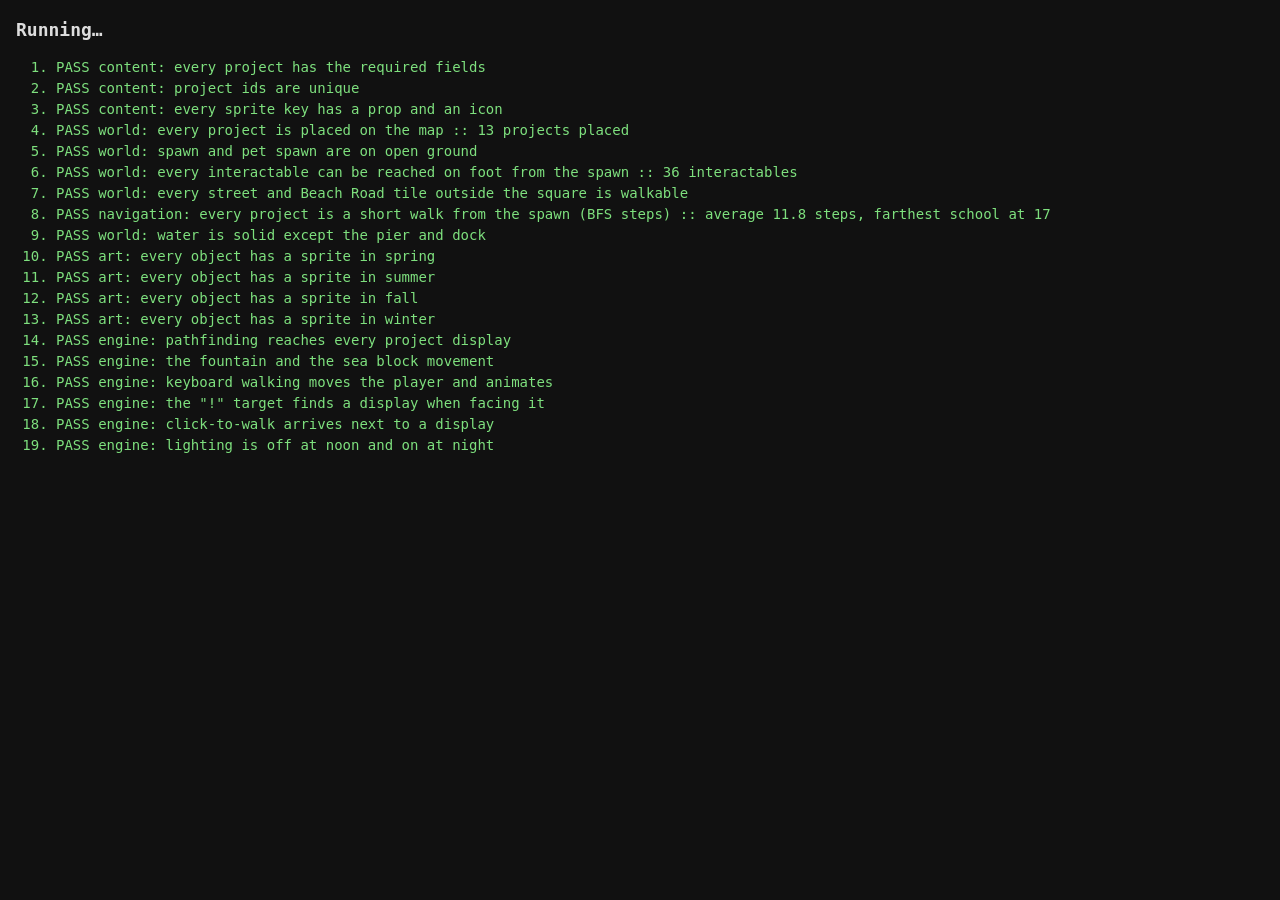
<file: dev/tests.html>
<!doctype html>
<html lang="en">
<head>
<meta charset="utf-8">
<title>Valley tests</title>
<style>
  body { font: 14px/1.5 ui-monospace, Menlo, monospace; margin: 16px; background: #111; color: #ddd; }
  .pass { color: #7ee07e; } .fail { color: #ff8080; } .warn { color: #ffd166; }
  h1 { font-size: 18px; }
</style>
</head>
<body>
<h1 id="sum">Running…</h1>
<ol id="out"></ol>
<script type="module">
  const out = document.getElementById('out');
  const results = [];
  const log = (ok, name, detail = '') => { results.push({ ok, name, detail }); const li = document.createElement('li'); li.className = ok === 'warn' ? 'warn' : ok ? 'pass' : 'fail'; li.textContent = `${ok === 'warn' ? 'WARN' : ok ? 'PASS' : 'FAIL'}  ${name}${detail ? ' :: ' + detail : ''}`; out.append(li); };
  const t = async (name, fn) => { try { const r = await fn(); if (r === 'warn') log('warn', name); else log(true, name, typeof r === 'string' ? r : ''); } catch (e) { log(false, name, e.message); } };
  const assert = (c, m) => { if (!c) throw new Error(m); };

  const { PROFILE, GAME, HOME, DISTRICTS } = await import('../content.js');
  const { buildWorld, T, SLOTS } = await import('../js/world.js');
  const { buildAssets } = await import('../js/assets.js');
  const { PROP_KEYS, ICON_KEYS } = await import('../js/art-props.js');
  const { GROUND } = await import('../js/art-nature.js');
  const { Game } = await import('../js/game.js');
  const world = buildWorld();
  const { W, H, solid, tiles } = world;
  const free = (x, y) => x >= 0 && y >= 0 && x < W && y < H && !solid[y * W + x];

  await t('content: every project has the required fields', () => {
    for (const d of DISTRICTS) for (const l of d.lots) for (const k of ['id', 'title', 'status', 'oneLiner', 'body']) assert(typeof l[k] === 'string' && l[k].length, `${d.id}/${l.id || '?'} missing ${k}`);
  });
  await t('content: project ids are unique', () => {
    const ids = DISTRICTS.flatMap((d) => d.lots.map((l) => l.id));
    assert(new Set(ids).size === ids.length, 'duplicate id');
  });
  await t('content: every sprite key has a prop and an icon', () => {
    const miss = DISTRICTS.flatMap((d) => d.lots).filter((l) => !PROP_KEYS.includes(l.sprite) || !ICON_KEYS.includes(l.sprite)).map((l) => l.id);
    assert(!miss.length, `no art for ${miss.join(', ')}`);
  });
  await t('world: every project is placed on the map', () => {
    const placed = new Set(world.placed.map((p) => p.lot.id));
    const all = DISTRICTS.flatMap((d) => d.lots.map((l) => l.id));
    const missing = all.filter((id) => !placed.has(id));
    assert(!missing.length, `not placed: ${missing.join(', ')}`);
    return `${placed.size} projects placed`;
  });
  await t('world: spawn and pet spawn are on open ground', () => {
    assert(free(Math.floor(world.spawn.x / T), Math.floor((world.spawn.y - 4) / T)), 'spawn blocked');
    assert(free(Math.floor(world.petSpawn.x / T), Math.floor((world.petSpawn.y - 4) / T)), 'pet spawn blocked');
  });
  // BFS over open tiles from the spawn
  const seen = new Uint8Array(W * H);
  const sx = Math.floor(world.spawn.x / T), sy = Math.floor((world.spawn.y - 4) / T);
  const q = [[sx, sy]]; seen[sy * W + sx] = 1;
  while (q.length) { const [x, y] = q.shift(); for (const [dx, dy] of [[1, 0], [-1, 0], [0, 1], [0, -1]]) { const nx = x + dx, ny = y + dy; if (free(nx, ny) && !seen[ny * W + nx]) { seen[ny * W + nx] = 1; q.push([nx, ny]); } } }
  const reach = (it) => {
    const x0 = Math.floor(it.x / T), y0 = Math.floor(it.y / T), x1 = Math.floor((it.x + it.w - 1) / T), y1 = Math.floor((it.y + it.h - 1) / T);
    for (let y = y0 - 1; y <= y1 + 1; y++) for (let x = x0 - 1; x <= x1 + 1; x++) {
      const inside = x >= x0 && x <= x1 && y >= y0 && y <= y1, corner = (x < x0 || x > x1) && (y < y0 || y > y1);
      if (!inside && !corner && x >= 0 && y >= 0 && x < W && y < H && seen[y * W + x]) return true;
    }
    return false;
  };
  await t('world: every interactable can be reached on foot from the spawn', () => {
    const bad = world.interact.filter((it) => !reach(it)).map((it) => it.id);
    assert(!bad.length, `unreachable: ${bad.join(', ')}`);
    return `${world.interact.length} interactables`;
  });
  await t('world: every street and Beach Road tile outside the square is walkable', () => {
    const bad = [];
    for (let y = 0; y < H; y++) for (let x = 0; x < W; x++) {
      if (tiles[y * W + x] !== GROUND.COBBLE) continue;
      const q = world.square; if (x >= q.x0 && x <= q.x1 && y >= q.y0 && y <= q.y1) continue; // the square has its fountain and benches
      if (!free(x, y)) bad.push(`${x},${y}`);
    }
    assert(!bad.length, `blocked street tiles: ${bad.slice(0, 8).join(' ')}`);
  });
  await t('navigation: every project is a short walk from the spawn (BFS steps)', () => {
    const dist = new Int32Array(W * H).fill(-1);
    const q2 = [[sx, sy]]; dist[sy * W + sx] = 0;
    while (q2.length) { const [x, y] = q2.shift(); for (const [dx, dy] of [[1, 0], [-1, 0], [0, 1], [0, -1]]) { const nx = x + dx, ny = y + dy; if (free(nx, ny) && dist[ny * W + nx] < 0) { dist[ny * W + nx] = dist[y * W + x] + 1; q2.push([nx, ny]); } } }
    const steps = world.placed.map((it) => {
      let best = 1e9;
      const x0 = Math.floor(it.x / T), y0 = Math.floor(it.y / T);
      for (let y = y0 - 1; y <= y0 + 2; y++) for (let x = x0 - 1; x <= x0 + 2; x++) if (x >= 0 && y >= 0 && dist[y * W + x] >= 0) best = Math.min(best, dist[y * W + x]);
      return [it.lot.id, best];
    });
    const worst = steps.reduce((a, b) => (b[1] > a[1] ? b : a));
    const avg = steps.reduce((a, b) => a + b[1], 0) / steps.length;
    assert(worst[1] <= 26, `${worst[0]} is ${worst[1]} steps away`);
    return `average ${avg.toFixed(1)} steps, farthest ${worst[0]} at ${worst[1]}`;
  });
  await t('world: water is solid except the pier and dock', () => {
    for (let i = 0; i < W * H; i++) if (tiles[i] === GROUND.WATER) assert(solid[i], `open water at ${i % W},${(i / W) | 0}`);
    for (let y = world.pier.y0; y <= world.pier.y1; y++) assert(free(world.pier.x, y), `pier blocked at y=${y}`);
  });
  for (const season of ['spring', 'summer', 'fall', 'winter']) {
    await t(`art: every object has a sprite in ${season}`, () => {
      const A = buildAssets(world, season, GAME.look);
      const bad = [];
      for (const o of world.objects) {
        let img = A.A.get(o.key);
        if (Array.isArray(img)) img = img[0];
        if (o.key === 'crop' && season === 'winter') continue;
        if (!(img instanceof HTMLCanvasElement) || !img.width) bad.push(o.key);
      }
      assert(!bad.length, `missing: ${[...new Set(bad)].join(', ')}`);
      assert(A.ground.PW === W * T && A.ground.PH === H * T && A.ground.QW === W * T * 2, 'ground size');
    });
  }
  const canvas = document.createElement('canvas');
  const game = new Game({ canvas, world, assets: buildAssets(world, 'summer', GAME.look) });
  await t('engine: pathfinding reaches every project display', () => {
    const bad = [];
    for (const it of world.placed) { const goals = game.approachTiles(it); if (!game.pathTo(goals)) bad.push(it.lot.id); }
    assert(!bad.length, `no path to ${bad.join(', ')}`);
  });
  await t('engine: the fountain and the sea block movement', () => {
    game.player.x = world.spawn.x; game.player.y = world.spawn.y;
    for (let i = 0; i < 60; i++) game.move(0, -4); // walk north into the fountain
    assert(game.player.y > 24 * T, `walked through the fountain to y=${game.player.y}`);
    game.player.x = world.pier.x * T + 16; game.player.y = world.pier.y1 * T + 20;
    for (let i = 0; i < 60; i++) game.move(0, 4); // walk off the end of the pier
    assert(game.player.y < (world.pier.y1 + 1) * T + 1, `walked onto water y=${game.player.y}`);
  });
  await t('engine: keyboard walking moves the player and animates', () => {
    game.player.x = world.spawn.x; game.player.y = world.spawn.y; game.paused = false;
    game.keys.add('KeyA'); game.keyOrder = ['KeyA'];
    const x0 = game.player.x;
    for (let i = 0; i < 30; i++) game.update(1 / 60);
    game.keys.clear(); game.keyOrder = [];
    assert(game.player.x < x0 - 40, `moved only ${x0 - game.player.x}px`);
    assert(game.player.dir === 'left', `facing ${game.player.dir}`);
  });
  await t('engine: the "!" target finds a display when facing it', () => {
    const it = world.placed[0];
    game.player.x = it.x + 32; game.player.y = it.y + it.h + 24; game.player.dir = 'up';
    game.update(1 / 60);
    assert(game.target && game.target.id === it.id, `target was ${game.target?.id}`);
  });
  await t('engine: click-to-walk arrives next to a display', () => {
    const it = world.placed[3];
    game.player.x = world.spawn.x; game.player.y = world.spawn.y;
    let arrived = false;
    game.walkTo(it, () => { arrived = true; });
    for (let i = 0; i < 60 * 20 && !arrived; i++) game.update(1 / 60);
    assert(arrived, 'never arrived');
    assert(game.distTo(it) < 24, `stopped ${game.distTo(it).toFixed(1)}px away`);
  });
  await t('engine: lighting is off at noon and on at night', () => {
    game.timeMode = 'day'; assert(game.sky().k === 0, 'day has lights');
    game.timeMode = 'night'; assert(game.sky().k === 1, 'night has no lights');
    game.render();
  });
  await t('classic: page lists every project', async () => {
    const f = document.createElement('iframe'); f.src = '../classic.html'; f.style.cssText = 'width:900px;height:600px;position:absolute;left:-2000px';
    document.body.append(f);
    await new Promise((r) => f.onload = r);
    await new Promise((r) => setTimeout(r, 800));
    const n = f.contentDocument.querySelectorAll('.card').length;
    const total = DISTRICTS.reduce((a, d) => a + d.lots.length, 0);
    assert(n === total, `${n} cards for ${total} projects`);
  });
  await t('content: placeholders still to fill (TODO)', () => {
    const todos = [];
    const scan = (v, path) => { if (typeof v === 'string' && v.includes('TODO')) todos.push(path); else if (v && typeof v === 'object') for (const [k, x] of Object.entries(v)) if (!k.startsWith('_')) scan(x, `${path}.${k}`); };
    scan({ PROFILE, DISTRICTS }, 'content');
    if (todos.length) { log('warn', `${todos.length} TODO placeholders remain`, todos.slice(0, 6).join(', ') + (todos.length > 6 ? ', …' : '')); }
  });
  const fails = results.filter((r) => r.ok === false).length, passes = results.filter((r) => r.ok === true).length;
  document.getElementById('sum').textContent = `${passes} passed, ${fails} failed`;
  document.title = `${fails ? 'FAIL' : 'PASS'} ${passes}/${passes + fails}`;
  window.__results = results;
</script>
</body>
</html>
</file>
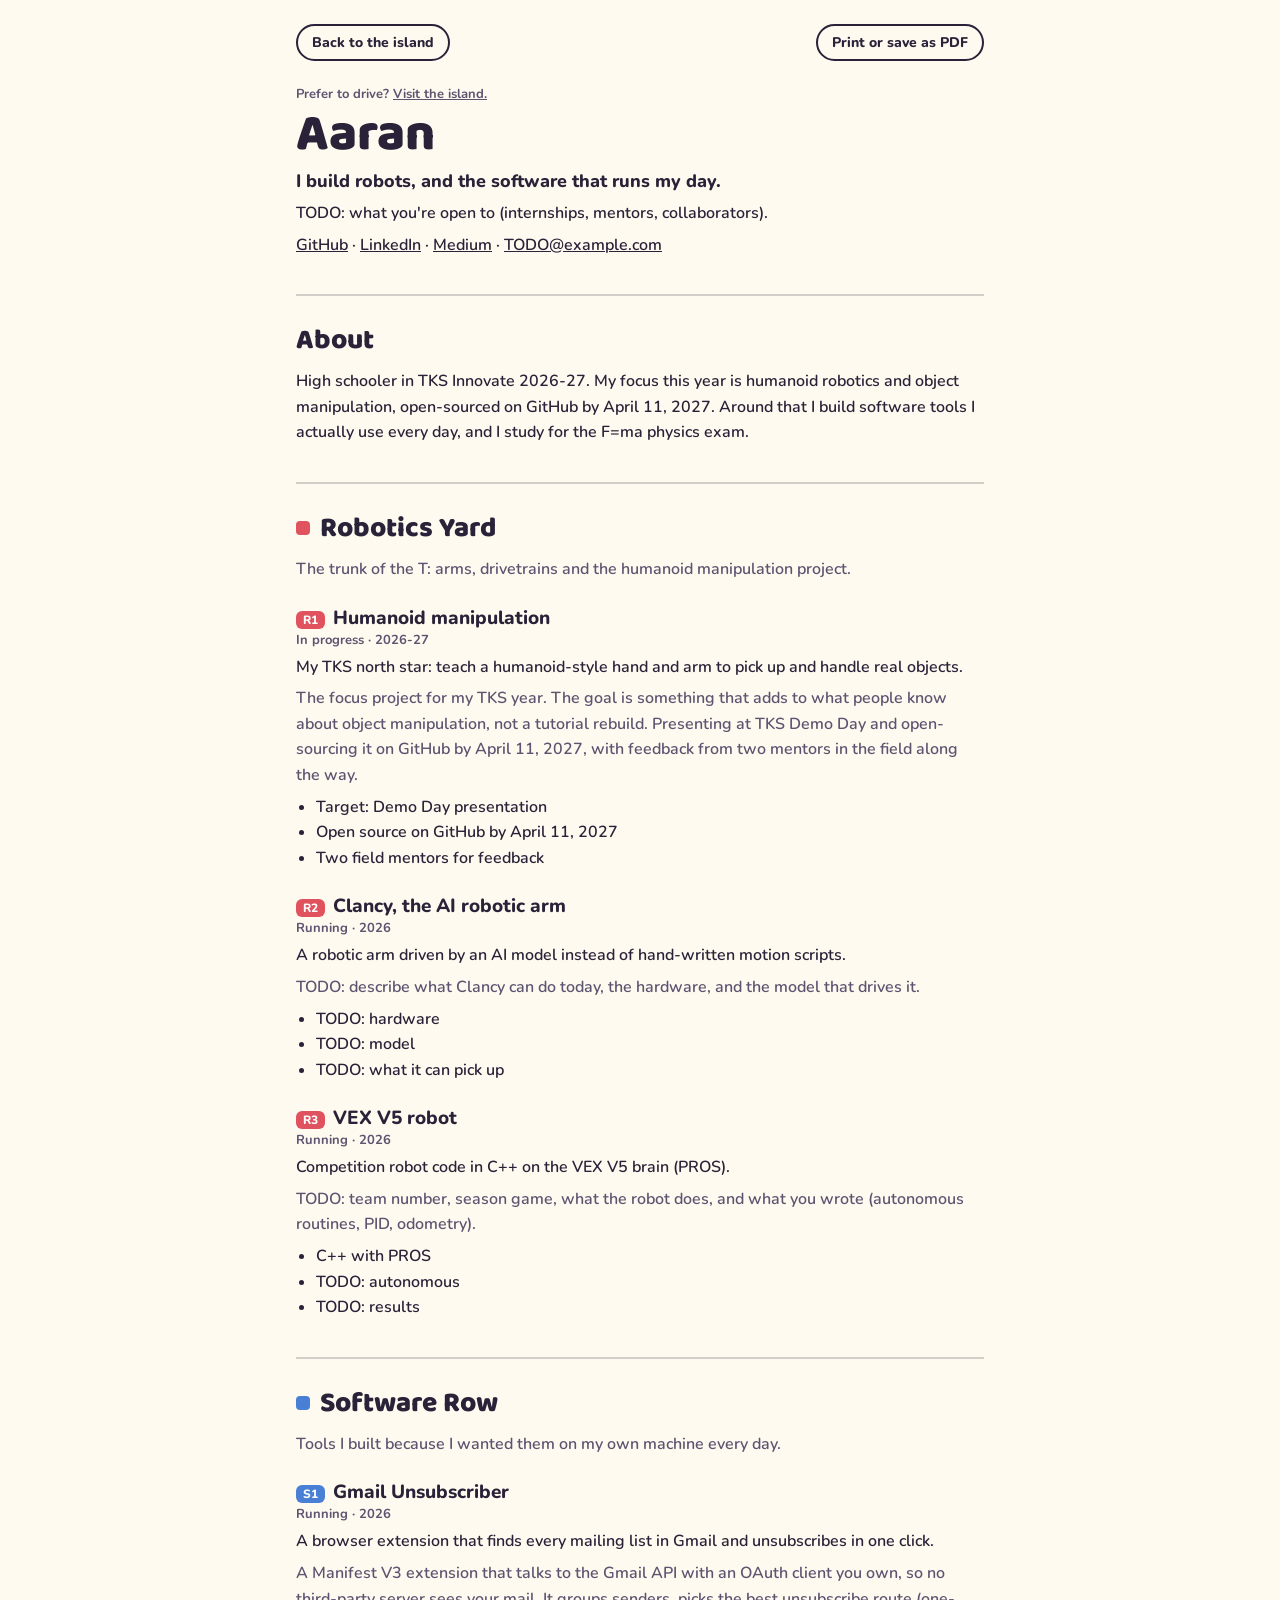
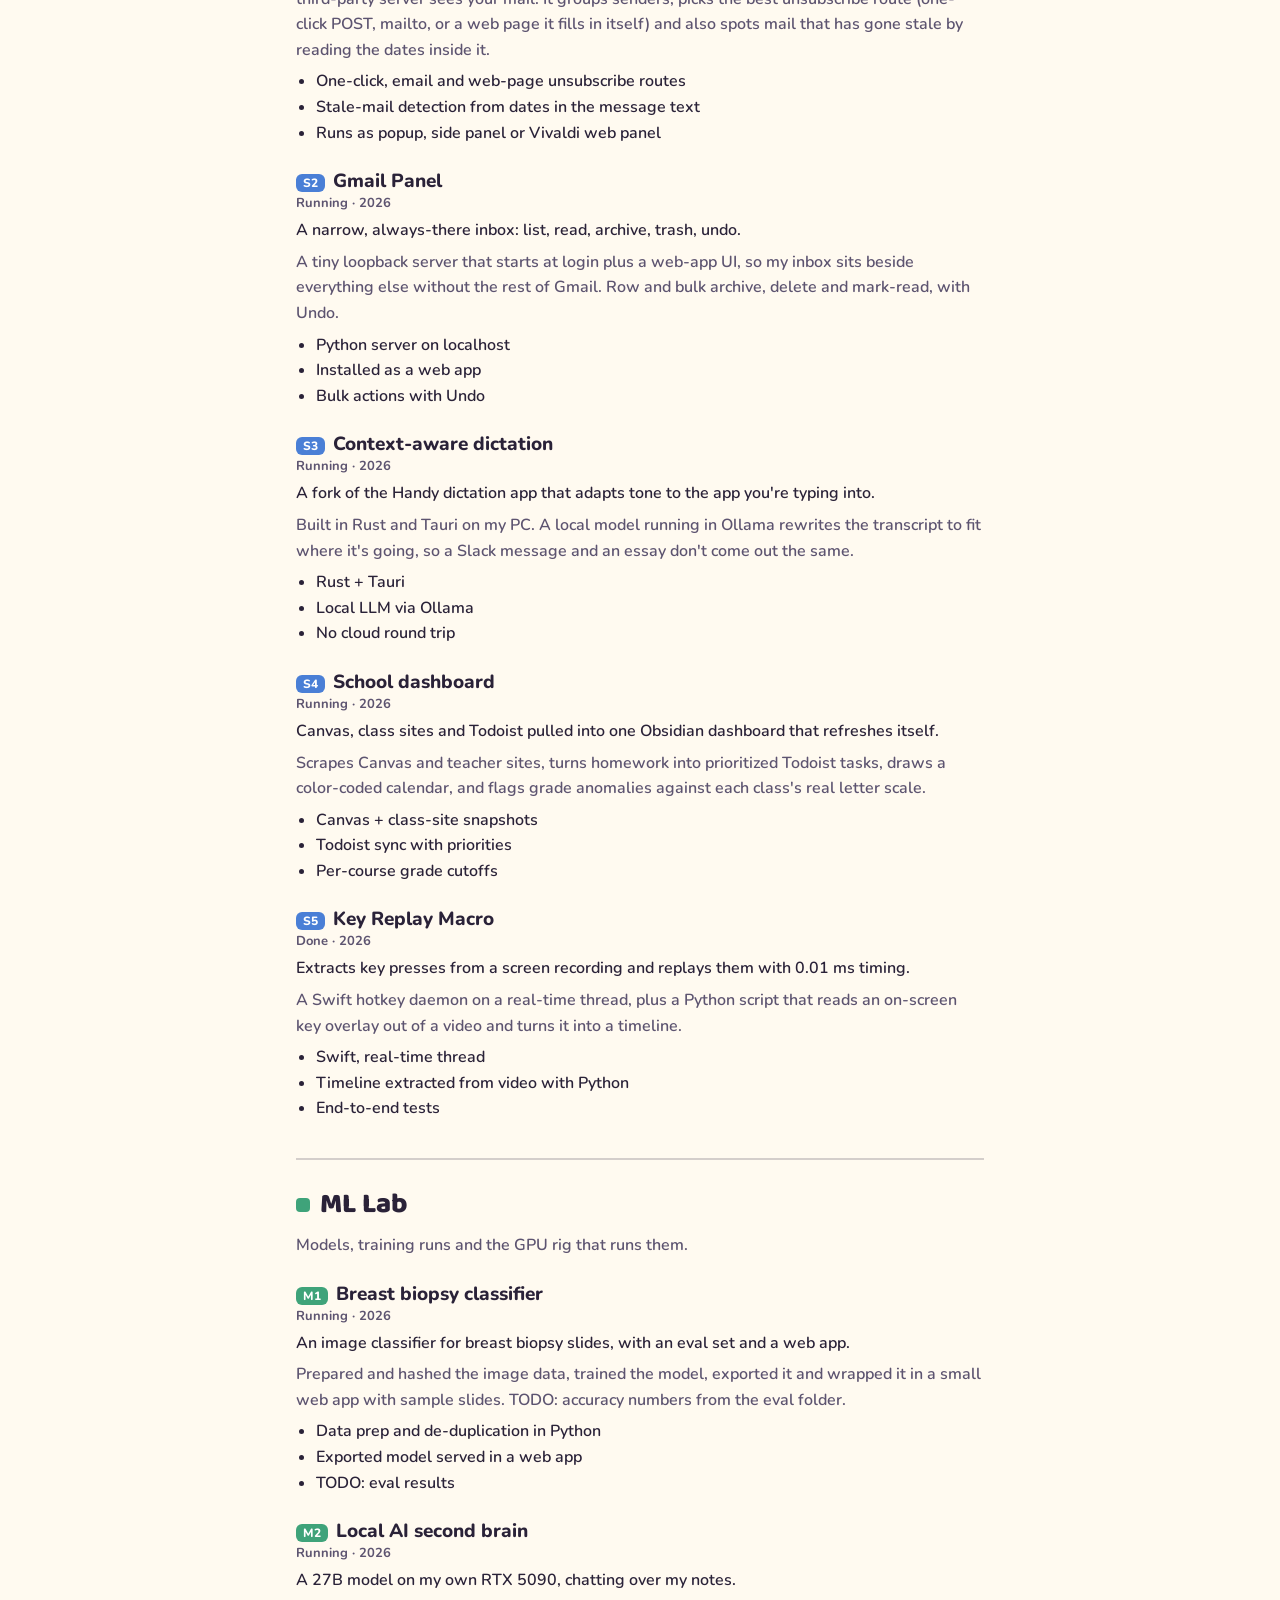
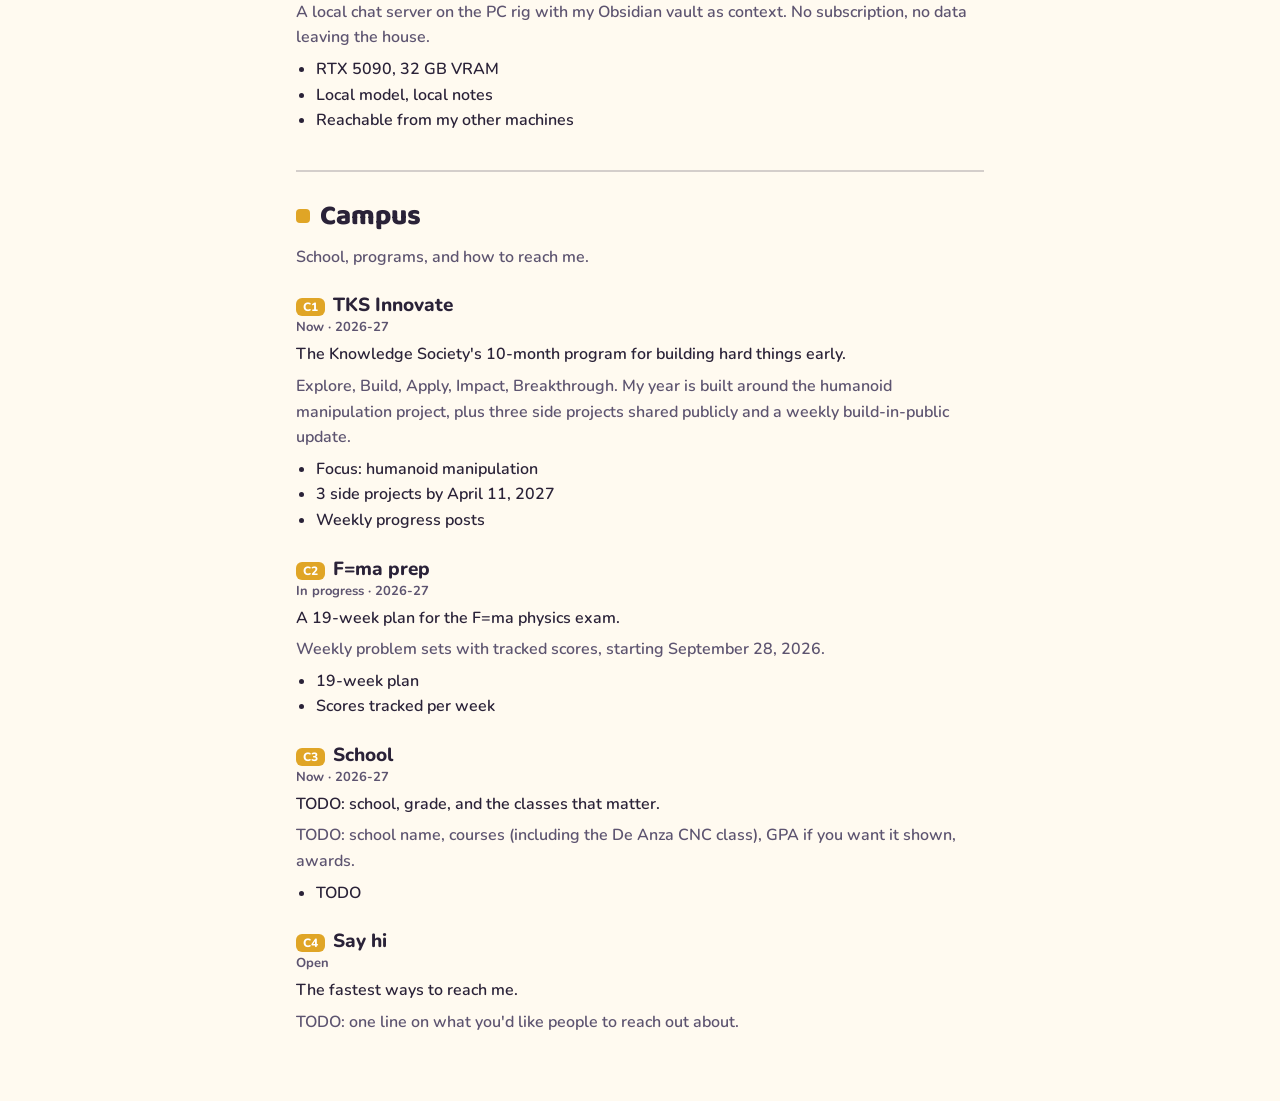
<file: legacy-3d/plain.html>
<!doctype html>
<html lang="en">
<head>
<meta charset="utf-8">
<meta name="viewport" content="width=device-width, initial-scale=1">
<title>Aaran · Plain</title>
<link rel="preconnect" href="https://fonts.googleapis.com">
<link rel="preconnect" href="https://fonts.gstatic.com" crossorigin>
<link href="https://fonts.googleapis.com/css2?family=Baloo+2:wght@700;800&family=Nunito:wght@600;700;800&display=swap" rel="stylesheet">
<style>
  :root { --bg: #1d2244; --ink: #f4eee4; --soft: #c6c1d6; --line: rgba(244, 238, 228, .35); }
  @media (prefers-color-scheme: light) { :root:not([data-theme="dark"]) { --bg: #fffaf0; --ink: #2a2238; --soft: #5d5470; --line: rgba(42, 34, 56, .2); } }
  * { box-sizing: border-box; }
  body { margin: 0; background: var(--bg); color: var(--ink); font: 600 16px/1.6 Nunito, system-ui, sans-serif; }
  main { max-width: 720px; margin: 0 auto; padding: 24px 16px 60px; }
  .top { display: flex; justify-content: space-between; gap: 10px; margin-bottom: 24px; }
  .top a, .top button { border: 2px solid var(--ink); border-radius: 999px; padding: 7px 14px; font: 800 14px Nunito, sans-serif; color: var(--ink); background: none; text-decoration: none; cursor: pointer; }
  h1 { font: 800 clamp(36px, 7vw, 52px)/1 'Baloo 2', sans-serif; margin: 0 0 8px; }
  h2 { font: 800 28px 'Baloo 2', sans-serif; margin: 36px 0 4px; padding-top: 22px; border-top: 2px solid var(--line); display: flex; align-items: center; gap: 10px; }
  h2 i { width: 14px; height: 14px; border-radius: 4px; display: inline-block; }
  h3 { font: 800 19px Nunito, sans-serif; margin: 22px 0 0; display: flex; gap: 8px; align-items: baseline; flex-wrap: wrap; }
  .code { font: 800 12px Nunito, sans-serif; color: #fff; border-radius: 6px; padding: 1px 7px; }
  .meta { font: 700 13px Nunito, sans-serif; color: var(--soft); }
  .tag { font: 800 18px Nunito, sans-serif; margin: 0 0 8px; }
  p { margin: 6px 0; }
  .soft { color: var(--soft); }
  ul { margin: 6px 0; padding-left: 20px; }
  a { color: inherit; }
  @media print { .top { display: none; } body { background: #fff; color: #000; } }
</style>
</head>
<body>
<main>
  <div class="top"><a href="index.html">Back to the island</a><button onclick="print()">Print or save as PDF</button></div>
  <div id="out"></div>
</main>
<script type="module">
  import { PROFILE, DISTRICTS } from './content.js';
  const el = (tag, props = {}, ...kids) => { const e = Object.assign(document.createElement(tag), props); e.append(...kids); return e; };
  const out = document.getElementById('out');
  out.append(
    el('p', { className: 'meta' }, 'Prefer to drive? ', el('a', { href: 'index.html', textContent: 'Visit the island.' })),
    el('h1', { textContent: PROFILE.name }),
    el('p', { className: 'tag', textContent: PROFILE.tagline }),
    el('p', { textContent: PROFILE.lookingFor }),
  );
  const links = el('p');
  [...PROFILE.links, { label: PROFILE.email, url: 'mailto:' + PROFILE.email }].forEach((l, i) => {
    if (i) links.append(' · ');
    links.append(el('a', { href: l.url, textContent: l.label }));
  });
  out.append(links, el('h2', { textContent: 'About' }), el('p', { textContent: PROFILE.about }));
  DISTRICTS.forEach((d) => {
    const h = el('h2', {}, el('i', { style: `background:${d.color}` }), d.name);
    out.append(h, el('p', { className: 'soft', textContent: d.summary }));
    d.lots.forEach((lot, i) => {
      const code = d.short[0].toUpperCase() + (i + 1);
      out.append(
        el('h3', {}, el('span', { className: 'code', style: `background:${d.color}`, textContent: code }), lot.title),
        el('div', { className: 'meta', textContent: [lot.status, lot.year].filter(Boolean).join(' · ') }),
        el('p', { textContent: lot.oneLiner }),
        el('p', { className: 'soft', textContent: lot.body }),
      );
      if (lot.points?.length) out.append(el('ul', {}, ...lot.points.map(p => el('li', { textContent: p }))));
    });
  });
</script>
</body>
</html>
</file>
<file: style.css>
/* Aaran's Valley. Pixel frames come from generated images (see js/ui.js), sized in
   multiples of --px, the CSS size of one art pixel, so the UI matches the world. */
:root {
  --px: 2px;
  --ink: #3b1d0e;
  --ink-soft: #6b3a1a;
  --parch: #f7dca6;
  --parch-2: #fae6bb;
  --wood: #b4642a;
  --wood-dark: #6b3314;
  --accent: #e0402a;
  --good: #3a9046;
  --sky: #132f4d;
  --font: 'Jersey 15', ui-rounded, system-ui, sans-serif;
  --cursor-arrow: auto;
  --cursor-hand: pointer;
  --fs: max(18px, calc(var(--px) * 10.5));
}
* { box-sizing: border-box; }
html, body { margin: 0; height: 100%; overflow: hidden; background: var(--sky); color: var(--ink); font-family: var(--font); font-size: var(--fs); -webkit-tap-highlight-color: transparent; font-synthesis: none; letter-spacing: .01em; }
body { cursor: var(--cursor-arrow); }
button, a { font: inherit; color: inherit; cursor: var(--cursor-hand); }
button { background: none; border: 0; padding: 0; }
[hidden] { display: none !important; }
canvas.pix, .pix { image-rendering: pixelated; image-rendering: crisp-edges; }
#game { position: fixed; inset: 0; width: 100vw; height: 100vh; display: block; touch-action: none; outline: none; }
.sr-only { position: absolute; width: 1px; height: 1px; overflow: hidden; clip: rect(0 0 0 0); white-space: nowrap; }

/* Frames (border-image rules are injected by js/ui.js with exact pixel sizes) */
.frame, .panel, .wbtn, .slot { border-style: solid; }
.frame { background: transparent; }

/* ---------------- HUD ---------------- */
#hud { position: fixed; inset: 0; pointer-events: none; }
#hud > * { pointer-events: auto; }
.hud-left { position: absolute; top: calc(var(--px) * 5); left: calc(var(--px) * 5); display: flex; gap: calc(var(--px) * 3); flex-wrap: wrap; max-width: 60vw; }
.wbtn { display: inline-flex; align-items: center; gap: calc(var(--px) * 3); padding: 0 calc(var(--px) * 2); min-height: calc(var(--px) * 22); color: #fff4dc; text-decoration: none; font-weight: 600; text-shadow: 0 var(--px) 0 var(--wood-dark); white-space: nowrap; }
.wbtn .ico { width: calc(var(--px) * 16); height: calc(var(--px) * 16); flex: none; }
.wbtn:focus-visible, .slot:focus-visible, .tab:focus-visible, .choice:focus-visible { outline: calc(var(--px) * 1.5) solid #fff; outline-offset: var(--px); }
.ico { display: inline-block; background-size: 100% 100%; image-rendering: pixelated; }

#clockBox { position: absolute; top: calc(var(--px) * 5); right: calc(var(--px) * 5); display: flex; flex-direction: column; align-items: flex-end; gap: calc(var(--px) * 2); }
#clock { min-width: calc(var(--px) * 86); padding: 0 calc(var(--px) * 2); text-align: center; line-height: 1.15; }
#clock .date { font-weight: 700; }
#clock .row { display: flex; align-items: center; justify-content: center; gap: calc(var(--px) * 3); }
#clock .sun { width: calc(var(--px) * 12); height: calc(var(--px) * 12); border-radius: 50%; background: #f7c84a; box-shadow: 0 0 0 var(--px) #b87a18 inset; }
#clock .sun.moon { background: #e6ecf6; box-shadow: calc(var(--px) * -3) calc(var(--px) * -1) 0 0 #7a8ab0 inset; }
#clock .season { font-size: 0.8em; color: var(--ink-soft); }
#found { display: flex; align-items: center; gap: calc(var(--px) * 3); padding: 0 calc(var(--px) * 2); font-weight: 700; }
#found .ico { width: calc(var(--px) * 12); height: calc(var(--px) * 12); }
#minimap { padding: 0; line-height: 0; }
#minimap canvas { display: block; width: calc(var(--mw) * 3px); height: calc(var(--mh) * 3px); cursor: var(--cursor-hand); }

#banner { position: absolute; top: calc(var(--px) * 30); left: 50%; transform: translate(-50%, -12px); opacity: 0; transition: opacity .35s, transform .35s; text-align: center; padding: 0 calc(var(--px) * 6); pointer-events: none; white-space: nowrap; }
#banner.show { opacity: 1; transform: translate(-50%, 0); }
#banner h2 { margin: 0; font-size: 1.5em; line-height: 1.1; }
#banner p { margin: 0; font-size: 0.85em; color: var(--ink-soft); }
#banner .bar { height: calc(var(--px) * 2); margin: calc(var(--px) * 2) auto 0; width: 60%; }

#hint { position: absolute; left: 50%; bottom: calc(var(--slot) + var(--px) * 26); transform: translateX(-50%); padding: calc(var(--px) * 1) calc(var(--px) * 5); background: rgba(59, 29, 14, .82); color: #fff4dc; border-radius: calc(var(--px) * 3); white-space: nowrap; opacity: 0; transition: opacity .15s; pointer-events: none; font-size: .95em; }
#hint.show { opacity: 1; }
.key { display: inline-block; min-width: 1.6em; padding: 0 .35em; margin-right: .4em; border-radius: calc(var(--px) * 2); background: #fff4dc; color: var(--ink); text-align: center; font-weight: 700; box-shadow: 0 var(--px) 0 #b98a52; }

#toolbar { --slot: min(calc(var(--px) * 38), calc((100vw - 24px - var(--px) * 30) / var(--n, 13))); position: absolute; left: 50%; bottom: calc(var(--px) * 4); transform: translateX(-50%); display: flex; gap: calc(var(--px) * 1); padding: 0; }
:root { --slot: min(calc(var(--px) * 38), calc((100vw - 24px - var(--px) * 30) / 13)); }
.slot { width: var(--slot); height: var(--slot); display: grid; place-items: center; position: relative; }
.slot canvas { width: 84%; height: 84%; image-rendering: pixelated; }
.slot.missing canvas { filter: brightness(0) opacity(.28); }
.slot .q { position: absolute; font-weight: 700; color: rgba(59, 29, 14, .55); font-size: .9em; }
.slot.new::after { content: ''; position: absolute; top: calc(var(--px) * 2); right: calc(var(--px) * 2); width: calc(var(--px) * 4); height: calc(var(--px) * 4); background: var(--accent); border-radius: 50%; }

#toasts { position: absolute; left: calc(var(--px) * 5); bottom: calc(var(--slot) + var(--px) * 40); display: flex; flex-direction: column; gap: calc(var(--px) * 2); align-items: flex-start; pointer-events: none; }
.toast { display: flex; align-items: center; gap: calc(var(--px) * 3); padding: 0 calc(var(--px) * 3); animation: toastIn .3s ease-out; max-width: min(38vw, calc(var(--px) * 170)); }
.toast canvas { width: calc(var(--px) * 24); height: calc(var(--px) * 24); image-rendering: pixelated; flex: none; }
.toast b { display: block; }
.toast small { color: var(--ink-soft); }
@keyframes toastIn { from { transform: translateX(-20px); opacity: 0; } }

#tooltip { position: fixed; pointer-events: none; padding: 0 calc(var(--px) * 2); font-size: .9em; opacity: 0; transition: opacity .1s; white-space: nowrap; z-index: 5; }
#tooltip.show { opacity: 1; }

#touch { display: none; }
.coarse #touch { display: block; }
#tAct { position: absolute; right: calc(var(--px) * 6); bottom: calc(var(--slot) + var(--px) * 28); width: calc(var(--px) * 30); height: calc(var(--px) * 30); border-radius: 50%; background: #e0402a; color: #fff; font-weight: 700; font-size: 1.3em; box-shadow: 0 calc(var(--px) * 2) 0 #8a2212, inset 0 var(--px) 0 #ff8a6a; }
#tAct:disabled { background: #9a8a7a; box-shadow: 0 calc(var(--px) * 2) 0 #5a4a3a; opacity: .7; }

/* ---------------- Dialogue ---------------- */
body.talking #toolbar, body.talking #hint, body.talking #tAct { visibility: hidden; }
body.inmenu #hud { visibility: hidden; }
#dialogue { position: fixed; left: 50%; bottom: calc(var(--px) * 6); transform: translateX(-50%); width: min(calc(var(--px) * 520), calc(100vw - 16px)); display: flex; gap: calc(var(--px) * 3); z-index: 10; animation: pop .18s ease-out; }
@keyframes pop { from { transform: translate(-50%, 16px); opacity: 0; } }
.dbox { flex: 1; min-height: calc(var(--px) * 68); position: relative; padding: calc(var(--px) * 1) calc(var(--px) * 4) calc(var(--px) * 3); display: flex; flex-direction: column; }
.dhead { color: var(--ink-soft); font-size: .85em; letter-spacing: .02em; }
.dspeaker { display: none; color: var(--accent); font-size: 1.05em; }
.dtext { white-space: pre-line; line-height: 1.35; font-size: 1.22em; min-height: 3em; }
.dchoices { display: flex; flex-direction: column; gap: calc(var(--px) * 1); margin-top: calc(var(--px) * 2); }
.choice { text-align: left; padding: calc(var(--px) * 1) calc(var(--px) * 3); border-radius: calc(var(--px) * 2); font-weight: 600; }
.choice::before { content: '\25B6'; display: inline-block; width: 1.2em; opacity: 0; color: var(--accent); }
.choice.sel, .choice:hover { background: rgba(224, 64, 42, .12); }
.choice.sel::before, .choice:hover::before { opacity: 1; }
.dnext { position: absolute; right: calc(var(--px) * 4); bottom: calc(var(--px) * 1); color: var(--accent); animation: bob .6s ease-in-out infinite alternate; }
@keyframes bob { to { transform: translateY(calc(var(--px) * 2)); } }
.dport { width: calc(var(--px) * 88); flex: none; display: flex; flex-direction: column; align-items: center; justify-content: center; }
.dport canvas { width: calc(var(--px) * 64); height: calc(var(--px) * 64); image-rendering: pixelated; }
.dname { font-weight: 700; text-align: center; font-size: .85em; line-height: 1.1; margin-top: var(--px); }

/* ---------------- Menu ---------------- */
#menu { position: fixed; inset: 0; background: rgba(12, 10, 24, .55); display: grid; place-items: center; z-index: 20; }
.mwrap { width: min(calc(var(--px) * 480), calc(100vw - 16px)); height: min(calc(var(--px) * 320), calc(100vh - 16px)); display: flex; flex-direction: column; }
.tabs { display: flex; gap: calc(var(--px) * 2); padding-left: calc(var(--px) * 8); position: relative; z-index: 1; margin-bottom: calc(var(--px) * -3); flex-wrap: wrap; }
.tab { display: inline-flex; align-items: center; gap: calc(var(--px) * 2); padding: 0 calc(var(--px) * 2); min-height: calc(var(--px) * 20); font-weight: 700; }
.tab .ico { width: calc(var(--px) * 12); height: calc(var(--px) * 12); }
.tab[aria-selected="true"] { transform: translateY(calc(var(--px) * -2)); }
.mbody { flex: 1; min-height: 0; position: relative; padding: calc(var(--px) * 2) calc(var(--px) * 4) calc(var(--px) * 3); display: flex; flex-direction: column; }
.mclose { margin-left: auto; margin-right: calc(var(--px) * 4); min-width: calc(var(--px) * 22); min-height: calc(var(--px) * 20); display: inline-grid; place-items: center; }
.mclose .ico { width: calc(var(--px) * 12); height: calc(var(--px) * 12); }
.mcontent { flex: 1; min-height: 0; overflow: auto; }
.mcontent h3 { margin: 0 0 calc(var(--px) * 2); font-size: 1.25em; }
.mcontent p { margin: 0 0 calc(var(--px) * 3); line-height: 1.4; }

.coll { display: grid; grid-template-columns: minmax(0, 1.1fr) minmax(0, 1fr); gap: calc(var(--px) * 5); height: 100%; }
.coll .groups { overflow: auto; padding-right: calc(var(--px) * 2); }
.group { margin-bottom: calc(var(--px) * 4); }
.group h4 { margin: 0 0 calc(var(--px) * 1); display: flex; align-items: center; gap: calc(var(--px) * 2); font-size: .95em; }
.group h4 i { width: calc(var(--px) * 5); height: calc(var(--px) * 5); border-radius: var(--px); display: inline-block; }
.group h4 small { margin-left: auto; color: var(--ink-soft); font-weight: 600; }
.gslots { display: flex; flex-wrap: wrap; gap: var(--px); }
.gslots .slot { --slot: calc(var(--px) * 34); }
.gslots .slot.sel { outline: calc(var(--px) * 1.5) solid var(--accent); outline-offset: calc(var(--px) * -1); }
.detail { padding: calc(var(--px) * 3) calc(var(--px) * 4); overflow: auto; }
.detail .top { display: flex; gap: calc(var(--px) * 4); align-items: center; margin-bottom: calc(var(--px) * 2); }
.detail .top canvas { width: calc(var(--px) * 64); height: calc(var(--px) * 64); image-rendering: pixelated; flex: none; }
.detail h3 { margin: 0; line-height: 1.1; }
.chips { display: flex; gap: calc(var(--px) * 2); flex-wrap: wrap; margin-top: var(--px); }
.chip { font-size: .75em; font-weight: 700; padding: 0 calc(var(--px) * 3); border-radius: 99px; background: #f0cc8e; color: var(--ink); }
.chip.status { color: #fff; }
.detail .one { font-weight: 700; }
.detail ul { margin: 0 0 calc(var(--px) * 3); padding-left: 1.2em; line-height: 1.4; }
.row-btns { display: flex; gap: calc(var(--px) * 2); flex-wrap: wrap; }
.linkbtn { padding: 0 calc(var(--px) * 3); min-height: calc(var(--px) * 18); display: inline-flex; align-items: center; }
.muted { color: var(--ink-soft); }

.mapwrap { position: relative; height: 100%; display: grid; place-items: center; overflow: hidden; }
.mapstage { position: relative; }
.mapstage canvas { max-width: 100%; height: auto; display: block; image-rendering: pixelated; border-radius: calc(var(--px) * 2); box-shadow: 0 0 0 var(--px) var(--ink); cursor: var(--cursor-hand); }
.mlabel { position: absolute; transform: translate(-50%, -50%); font-weight: 700; font-size: .78em; color: #fff; text-shadow: 0 var(--px) 0 #3b1d0e, var(--px) 0 0 #3b1d0e, calc(var(--px) * -1) 0 0 #3b1d0e, 0 calc(var(--px) * -1) 0 #3b1d0e; pointer-events: none; white-space: nowrap; }
.mpin, .mq { z-index: 2; }
.mpin { position: absolute; transform: translate(-50%, -85%); width: calc(var(--px) * 13); height: calc(var(--px) * 13); image-rendering: pixelated; pointer-events: auto; cursor: var(--cursor-hand); }
.mpin.missing { filter: brightness(0) opacity(.5); }
.mpin.you { width: calc(var(--px) * 11); height: calc(var(--px) * 22); transform: translate(-50%, -92%); pointer-events: none; animation: bob .5s ease-in-out infinite alternate; filter: drop-shadow(0 0 var(--px) #fff); z-index: 1; opacity: .92; }
.mq { position: absolute; transform: translate(-50%, -85%); width: calc(var(--px) * 11); height: calc(var(--px) * 11); border-radius: 50%; display: grid; place-items: center; color: #fff; font-weight: 700; font-size: .7em; box-shadow: 0 0 0 var(--px) #3b1d0e; cursor: var(--cursor-hand); }
.maphint { text-align: center; font-size: .8em; color: var(--ink-soft); margin-top: calc(var(--px) * 2); }

.quests { list-style: none; margin: 0; padding: 0; display: flex; flex-direction: column; gap: calc(var(--px) * 3); }
.quests li { display: grid; grid-template-columns: calc(var(--px) * 16) 1fr auto; gap: calc(var(--px) * 3); align-items: center; padding: calc(var(--px) * 2) calc(var(--px) * 3); }
.quests .box { width: calc(var(--px) * 12); height: calc(var(--px) * 12); border: var(--px) solid var(--ink); background: #fff4dc; display: grid; place-items: center; }
.quests .done .box { background: var(--good); }
.quests .done .box::after { content: ''; width: 40%; height: 70%; border: solid #fff; border-width: 0 calc(var(--px) * 1.5) calc(var(--px) * 1.5) 0; transform: rotate(45deg) translate(-10%, -10%); }
.quests small { display: block; color: var(--ink-soft); }
.meter { width: calc(var(--px) * 60); height: calc(var(--px) * 5); background: #e2b878; border: var(--px) solid var(--ink); }
.meter i { display: block; height: 100%; background: var(--good); }

.opts { display: grid; grid-template-columns: max-content 1fr; gap: calc(var(--px) * 3) calc(var(--px) * 6); align-items: center; }
.seg { display: flex; flex-wrap: wrap; gap: var(--px); }
.seg button { padding: 0 calc(var(--px) * 3); min-height: calc(var(--px) * 16); border-radius: calc(var(--px) * 2); background: #f0cc8e; font-weight: 600; box-shadow: inset 0 calc(var(--px) * -1) 0 #c89556; }
.seg button[aria-pressed="true"] { background: var(--wood); color: #fff4dc; box-shadow: inset 0 var(--px) 0 var(--wood-dark); }
.look { display: flex; gap: calc(var(--px) * 5); align-items: center; flex-wrap: wrap; }
.look canvas { width: calc(var(--px) * 32); height: calc(var(--px) * 64); image-rendering: pixelated; }
.swatch { width: calc(var(--px) * 12); height: calc(var(--px) * 12); border-radius: var(--px); box-shadow: inset 0 0 0 var(--px) rgba(0,0,0,.35); }
.swatch[aria-pressed="true"] { outline: calc(var(--px) * 1.5) solid var(--accent); outline-offset: var(--px); }

/* ---------------- Title ---------------- */
#title { position: fixed; inset: 0; display: grid; place-items: center; z-index: 30; background: radial-gradient(ellipse at 50% 35%, rgba(255, 236, 190, .15), rgba(10, 14, 30, .55)); overflow: auto; padding: 16px; }
.tbox { display: flex; flex-direction: column; align-items: center; gap: calc(var(--px) * 5); text-align: center; }
.tbox canvas.logo { image-rendering: pixelated; max-width: calc(100vw - 32px); height: auto; filter: drop-shadow(0 calc(var(--px) * 3) 0 rgba(0,0,0,.2)); animation: floaty 3s ease-in-out infinite alternate; }
@keyframes floaty { to { transform: translateY(calc(var(--px) * -3)); } }
.tag { color: #fff4dc; font-size: 1.15em; text-shadow: 0 var(--px) 0 #3b1d0e, var(--px) 0 0 #3b1d0e, calc(var(--px) * -1) 0 0 #3b1d0e, 0 calc(var(--px) * -1) 0 #3b1d0e; max-width: 34em; margin: 0; }
.tbtns { display: flex; gap: calc(var(--px) * 4); flex-wrap: wrap; justify-content: center; }
.tbtns .wbtn { font-size: 1.2em; min-height: calc(var(--px) * 28); padding: 0 calc(var(--px) * 6); }
.keys { padding: calc(var(--px) * 1) calc(var(--px) * 5); display: grid; grid-template-columns: repeat(3, max-content); gap: calc(var(--px) * 2) calc(var(--px) * 8); font-size: .85em; text-align: left; }
.coarse .keys .kb { display: none; }
.keys .tp { display: none; }
.coarse .keys .tp { display: block; }
#loading { position: fixed; inset: 0; display: grid; place-items: center; background: #132f4d; color: #fff4dc; z-index: 40; font-size: 20px; letter-spacing: .04em; }
#loading .bar { width: 220px; height: 10px; margin-top: 12px; background: #0b1d33; box-shadow: 0 0 0 2px #fff4dc; }
#loading .bar i { display: block; height: 100%; width: 10%; background: #f7c84a; transition: width .2s; }

.coarse .wbtn, .coarse .tab, .coarse .linkbtn { min-height: 44px; min-width: 44px; justify-content: center; }
.coarse .choice { min-height: 44px; display: flex; align-items: center; }
.coarse .seg button { min-height: 40px; min-width: 40px; }
.coarse .swatch { width: 34px; height: 34px; }
.coarse .gslots .slot { --slot: 52px; }
.coarse #tAct { width: 60px; height: 60px; }
@media (max-width: 720px) {
  .mwrap { width: calc(100vw - 12px); height: calc(100dvh - 12px); }
  #banner { top: 272px; max-width: calc(100vw - 24px); white-space: normal; }
  #toasts { bottom: calc(var(--px) * 56); }
  .toast { max-width: calc(100vw - 100px); }
  .dspeaker { display: block; }
  .wbtn span { display: none; }
  .hud-left .wbtn { padding: 0 var(--px); }
  #clock { min-width: 0; }
  #minimap canvas { width: calc(var(--mw) * 2px); height: calc(var(--mh) * 2px); }
  .coll { grid-template-columns: 1fr; height: auto; }
  .opts { grid-template-columns: 1fr; }
  .dport { display: none; }
  #toolbar { display: none; }
  :root { --slot: 0px; }
  .keys { grid-template-columns: 1fr 1fr; }
}
@media (prefers-reduced-motion: reduce) {
  *, *::before, *::after { animation: none !important; transition: none !important; }
}
</file>
